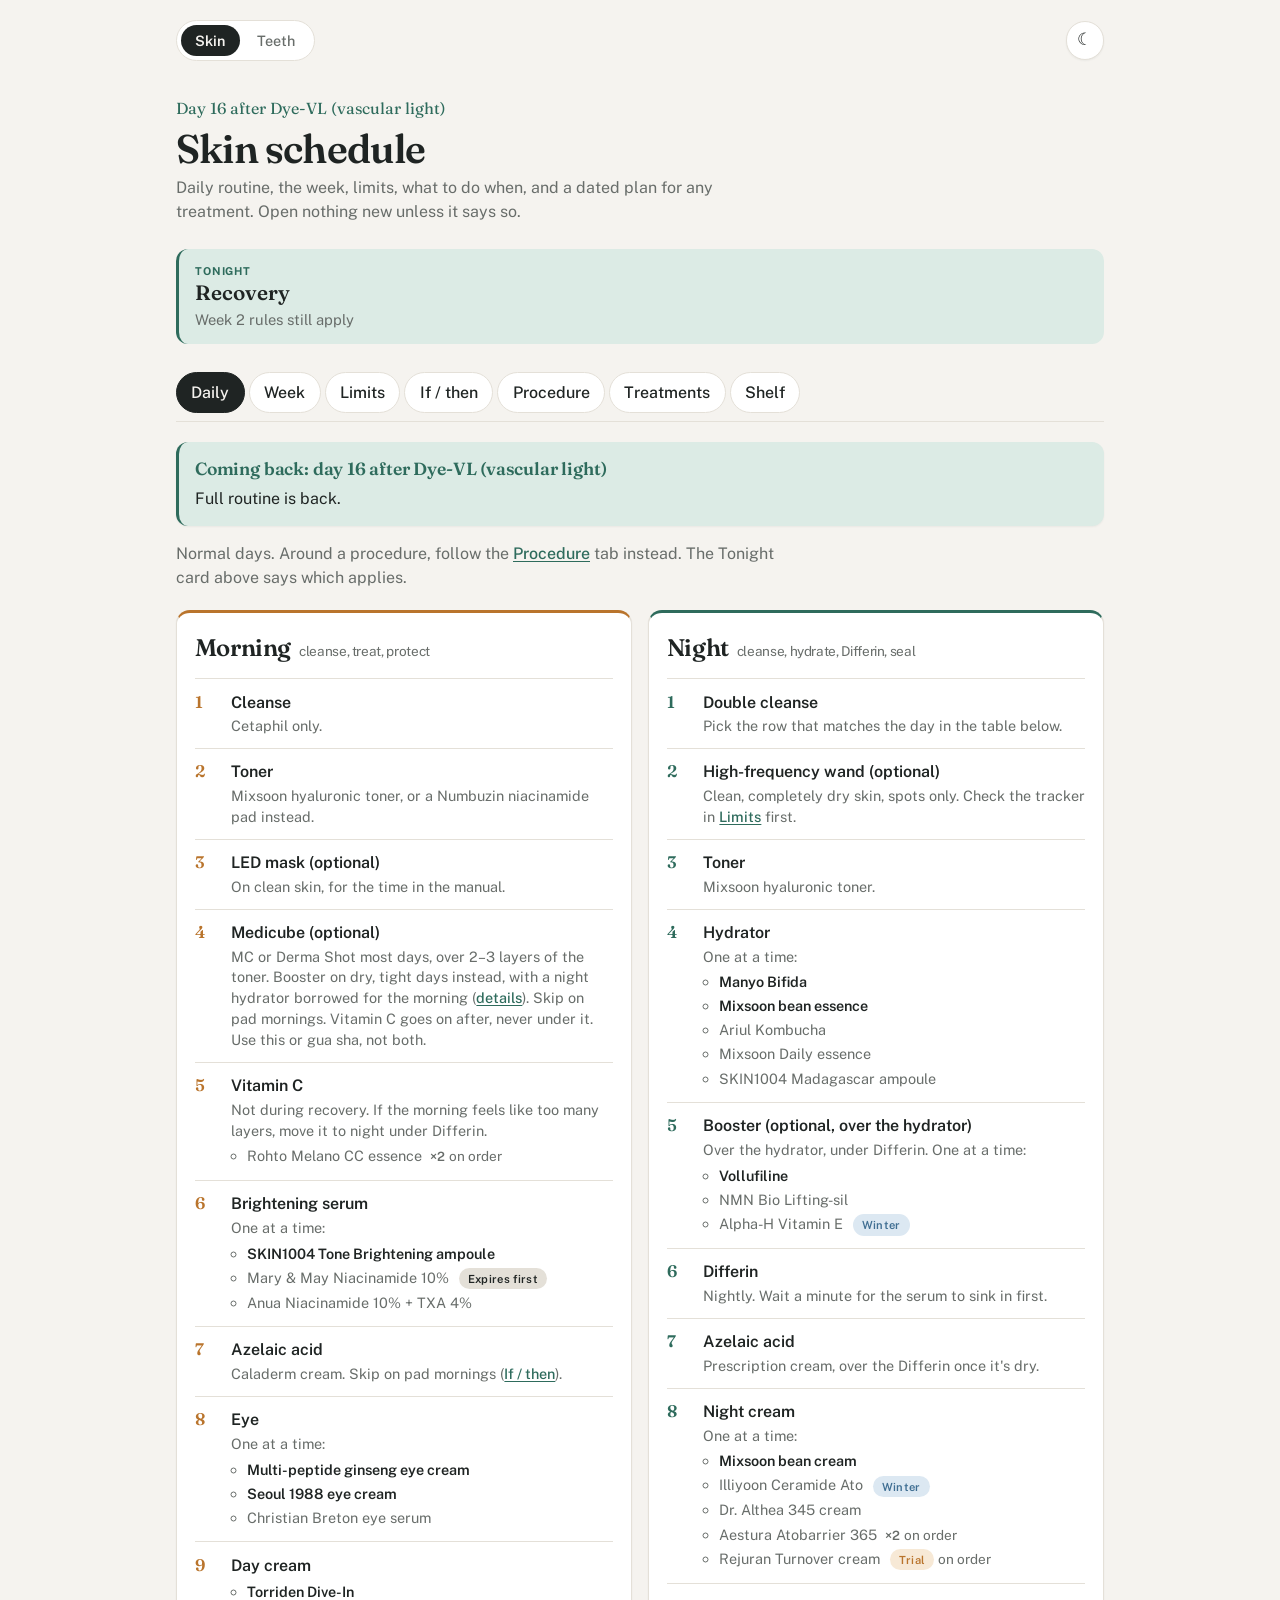
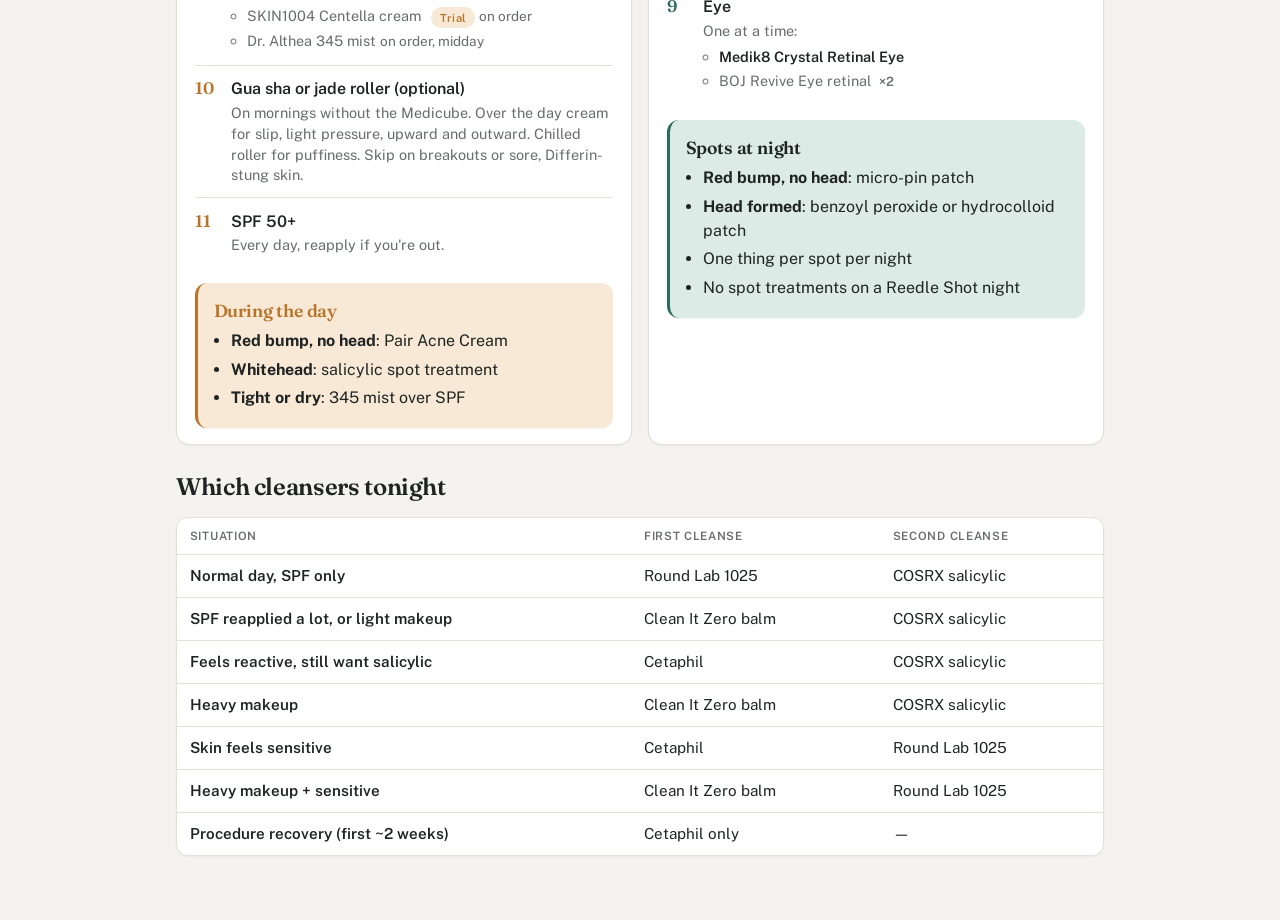
<file: index.html>
<!DOCTYPE html>
<html lang="en">
<head>
<meta charset="utf-8">
<meta name="robots" content="noindex">
<meta name="viewport" content="width=device-width, initial-scale=1, viewport-fit=cover">
<title>Skin schedule</title>
<link rel="preconnect" href="https://fonts.googleapis.com">
<link href="https://fonts.googleapis.com/css2?family=Fraunces:opsz,wght@9..144,400;9..144,600&family=Public+Sans:wght@400;500;600&display=swap" rel="stylesheet">
<link rel="stylesheet" href="style.css?v=13">
<link rel="manifest" href="manifest.webmanifest">
<link rel="icon" href="icon-192.png?v=5">
<link rel="apple-touch-icon" href="apple-touch-icon.png?v=5">
<meta name="theme-color" content="#0B0C0E">
<meta name="mobile-web-app-capable" content="yes">
<script src="app.js?v=4"></script>
</head>
<body>
<div class="wrap">
<div class="topbar"><nav class="pages" aria-label="Pages"><a href="./" aria-current="page">Skin</a><a href="teeth.html">Teeth</a></nav><button id="theme" class="themebtn" type="button" aria-label="Toggle theme">☾</button></div>
<header class="hero">
  <p class="count" id="count"></p>
  <h1>Skin schedule</h1>
  <p>Daily routine, the week, limits, what to do when, and a dated plan for any treatment. Open nothing new unless it says so.</p>
</header>
<div class="tonight" id="tonight" hidden><p class="lbl" id="tonight-lbl">Tonight</p><p class="what" id="tonight-what"></p><p class="sub" id="tonight-sub"></p><p class="dev" id="tonight-dev" hidden></p><p class="heads" id="tonight-heads" hidden></p></div>

<nav class="tabs" role="tablist" aria-label="Sections">
  <button role="tab" aria-selected="true" data-tab="daily">Daily</button>
  <button role="tab" aria-selected="false" data-tab="cal">Week</button>
  <button role="tab" aria-selected="false" data-tab="week">Limits</button>
  <button role="tab" aria-selected="false" data-tab="ifthen">If / then</button>
  <button role="tab" aria-selected="false" data-tab="proc">Procedure</button>
  <button role="tab" aria-selected="false" data-tab="treat">Treatments</button>
  <button role="tab" aria-selected="false" data-tab="inv">Shelf</button>
</nav>

<!-- DAILY -->
<section class="view active" id="daily">
<div class="note warn dailyban" id="dailyban" hidden></div>
<p class="lead">Normal days. Around a procedure, follow the <a class="go" data-tab="proc" href="#proc">Procedure</a> tab instead. The Tonight card above says which applies.</p>
<div class="day">
  <div class="col am">
    <h2>Morning <small>cleanse, treat, protect</small></h2>
    <ol class="steps">
      <li><div><b>Cleanse</b><span>Cetaphil only.</span></div></li>
      <li><div><b>Toner</b><span>Mixsoon hyaluronic toner, or a Numbuzin niacinamide pad instead.</span></div></li>
      <li><div><b>LED mask (optional)</b><span>On clean skin, for the time in the manual.</span></div></li>
      <li><div><b>Medicube (optional)</b><span>MC or Derma Shot most days, over 2–3 layers of the toner. Booster on dry, tight days instead, with a night hydrator borrowed for the morning (<a class="go" data-tab="week" href="#week">details</a>). Skip on pad mornings. Vitamin C goes on after, never under it. Use this or gua sha, not both.</span></div></li>
      <li><div><b>Vitamin C</b><span>Not during recovery. If the morning feels like too many layers, move it to night under Differin.<ul data-slot="Vitamin C"></ul></span></div></li>
      <li><div><b>Brightening serum</b><span>One at a time:<ul data-slot="Morning serum"></ul></span></div></li>
      <li><div><b>Azelaic acid</b><span>Caladerm cream. Skip on pad mornings (<a class="go" data-tab="ifthen" href="#ifthen">If / then</a>).</span></div></li>
      <li><div><b>Eye</b><span>One at a time:<ul data-slot="Eyes (day)"></ul></span></div></li>
      <li><div><b>Day cream</b><span><ul data-slot="Day cream"></ul></span></div></li>
      <li><div><b>Gua sha or jade roller (optional)</b><span>On mornings without the Medicube. Over the day cream for slip, light pressure, upward and outward. Chilled roller for puffiness. Skip on breakouts or sore, Differin-stung skin.</span></div></li>
      <li><div><b>SPF 50+</b><span>Every day, reapply if you're out.</span></div></li>
    </ol>
    <div class="note am">
      <h3>During the day</h3>
      <ul>
    <li><b>Red bump, no head</b>: Pair Acne Cream</li>
    <li><b>Whitehead</b>: salicylic spot treatment</li>
    <li><b>Tight or dry</b>: 345 mist over SPF</li>
  </ul>
    </div>
  </div>

  <div class="col pm">
    <h2>Night <small>cleanse, hydrate, Differin, seal</small></h2>
    <ol class="steps">
      <li><div><b>Double cleanse</b><span>Pick the row that matches the day in the table below.</span></div></li>
      <li><div><b>High-frequency wand (optional)</b><span>Clean, completely dry skin, spots only. Check the tracker in <a class="go" data-tab="week" href="#week">Limits</a> first.</span></div></li>
      <li><div><b>Toner</b><span>Mixsoon hyaluronic toner.</span></div></li>
      <li><div><b>Hydrator</b><span>One at a time:<ul data-slot="Night hydrator"></ul></span></div></li>
      <li><div><b>Booster (optional, over the hydrator)</b><span>Over the hydrator, under Differin. One at a time:<ul data-slot="Booster"></ul></span></div></li>
      <li><div><b>Differin</b><span>Nightly. Wait a minute for the serum to sink in first.</span></div></li>
      <li><div><b>Azelaic acid</b><span>Prescription cream, over the Differin once it's dry.</span></div></li>
      <li><div><b>Night cream</b><span>One at a time:<ul data-slot="Night cream"></ul></span></div></li>
      <li><div><b>Eye</b><span>One at a time:<ul data-slot="Eyes (night)"></ul></span></div></li>
    </ol>
    <div class="note pm">
      <h3>Spots at night</h3>
      <ul>
    <li><b>Red bump, no head</b>: micro-pin patch</li>
    <li><b>Head formed</b>: benzoyl peroxide or hydrocolloid patch</li>
    <li>One thing per spot per night</li>
    <li>No spot treatments on a Reedle Shot night</li>
  </ul>
    </div>
  </div>
</div>

<h2 style="margin-top:1.5rem">Which cleansers tonight</h2>
<div class="tbl">
<table>
<thead><tr><th>Situation</th><th>First cleanse</th><th>Second cleanse</th></tr></thead>
<tbody>
<tr><td><b>Normal day, SPF only</b></td><td>Round Lab 1025</td><td>COSRX salicylic</td></tr>
<tr><td><b>SPF reapplied a lot, or light makeup</b></td><td>Clean It Zero balm</td><td>COSRX salicylic</td></tr>
<tr><td><b>Feels reactive, still want salicylic</b></td><td>Cetaphil</td><td>COSRX salicylic</td></tr>
<tr><td><b>Heavy makeup</b></td><td>Clean It Zero balm</td><td>COSRX salicylic</td></tr>
<tr><td><b>Skin feels sensitive</b></td><td>Cetaphil</td><td>Round Lab 1025</td></tr>
<tr><td><b>Heavy makeup + sensitive</b></td><td>Clean It Zero balm</td><td>Round Lab 1025</td></tr>
<tr><td><b>Procedure recovery (first ~2 weeks)</b></td><td>Cetaphil only</td><td>&mdash;</td></tr>
</tbody>
</table>
</div>
</section>

<!-- CALENDAR -->
<section class="view" id="cal">
<ul class="lead" style="padding-left:1.1rem"><li>Differin every night</li><li>Wed and Sun are the default pad mornings, but any morning the skin asks counts (<a class="go" data-tab="ifthen" href="#ifthen">If / then</a>), within the <a class="go" data-tab="week" href="#week">Limits</a></li><li>Devices are a suggested rhythm, not a must: skip any day the skin isn't calm. What goes under each is on <a class="go" data-tab="week" href="#week">Limits</a></li><li>Nothing marked here during the procedure window</li></ul>
<div class="week">
  <div><h3>Mon</h3><ul><li>Standard</li></ul></div>
  <div><h3>Tue</h3><ul><li>Standard</li></ul></div>
  <div class="pad"><h3>Wed</h3><ul><li>Pad morning, if needed</li><li>No azelaic that morning</li></ul></div>
  <div><h3>Thu</h3><ul><li>Standard</li></ul></div>
  <div><h3>Fri</h3><ul><li>Standard</li><li>Sheet mask night</li></ul></div>
  <div class="reedle"><h3>Sat</h3><span>Optional Reedle night, no Differin:</span><ul><li>Toner</li><li>Reedle Shot 100</li><li>Hydrator</li><li>Cream</li></ul><span>Skip Sat night + Sun morning:</span><ul><li>Pads</li><li>Azelaic</li><li>Spot treatments</li></ul></div>
  <div class="pad"><h3>Sun</h3><ul><li>Pad morning, if needed</li><li>No azelaic that morning</li><li>Never after a Reedle night</li></ul></div>
</div>
</section>

<!-- WEEK -->
<section class="view" id="week">
<ul class="lead" style="padding-left:1.1rem"><li>Differin every night, that's fixed</li><li>Everything else below is a ceiling, not a target</li><li>None of it in the two weeks around a procedure</li></ul>
<div class="tracker" id="tracker"></div>
<div class="note">
  <h3>Combinations</h3>
  <ul>
    <li><b>One strong thing a day.</b> Pads, Reedle, the wand and Medicube Booster are the strong ones: never two on the same day</li>
    <li><b>Nothing pushed deeper.</b> Booster and Reedle only with hydrating products, never over Differin, azelaic, vitamin C, niacinamide 10%, TXA or acids</li>
    <li><b>After a strong thing, go gentle.</b> The rest of that day and the next morning: no azelaic, spot treatments or other devices except LED</li>
    <li><b>Differin is fixed, the rest flexes.</b> If the skin stings, drop the extras first, keep Differin, then drop Differin for a night if it still stings</li>
    <li><b>Calm, closed skin only.</b> No device or active on skin that is broken, peeling, sunburnt, swollen or freshly picked</li>
    <li><b>Around any treatment</b>, everything stops with the actives and comes back in the order on the <a class="go" data-tab="treat" href="#treat">Treatments</a> tab</li>
  </ul>
</div>
<div class="tbl">
<table>
<thead><tr><th>Thing</th><th>Limit</th><th>Rules</th></tr></thead>
<tbody>
<tr><td><b>Exfoliating pads</b><br><span class="muted">Some By Mi, later Medicube</span></td><td>2 a week</td><td><ul><li>Any morning the skin asks (<a class="go" data-tab="ifthen" href="#ifthen">If / then</a>)</li><li>At least 2 days apart</li><li>No azelaic that morning</li><li>Not the morning after Reedle</li></ul></td></tr>
<tr><td><b>Reedle Shot 100</b></td><td>1 a week</td><td><ul><li>Replaces Differin that night</li><li>Toner, Reedle, hydrator, cream</li><li>No azelaic, pads or spot treatments that night or next morning</li><li>No pad for 2 days after</li><li>No wand, Medicube or gua sha that night or next day</li></ul></td></tr>
<tr><td><b>Sheet masks</b></td><td>No limit</td><td><ul><li>After serum, before Differin</li><li>Not on a Reedle night</li></ul></td></tr>
<tr><td><b>Spot treatments</b></td><td>1 per spot per night</td><td><ul><li>Day: Pair or salicylic</li><li>Night: pin patch, BPO or hydrocolloid</li></ul></td></tr>
<tr><td><b>High-frequency wand</b><br><span class="muted">argon / neon</span></td><td>3 a week</td><td><ul><li>Clean, completely dry skin, before serums</li><li>A few seconds per spot, or 3–5 min over breakout areas</li><li>Nothing with alcohol on the skin first, it sparks</li><li>Not on a pad morning, a Reedle night or the day after Reedle</li><li>Not on broken, peeling, sunburnt or Differin-stung skin</li><li>Not over visible broken veins or a redness flare</li><li>Before Differin at night, once the skin is dry and calm</li><li>Not with a pacemaker or other implant, pregnancy, epilepsy, or metal in the face</li></ul></td></tr>
<tr><td><b>LED mask</b><br><span class="muted">mornings</span></td><td>As the manual says</td><td><ul><li>Clean skin, after toner, before the Medicube and serums</li><li>Eye protection if the manual says so</li><li>Fine alongside Differin; stop if it stings or flushes</li><li>Not with light-sensitising medication, or epilepsy if it flickers</li><li>Around a procedure: only if the clinic says so</li></ul></td></tr>
<tr><td><b>Medicube</b><br><span class="muted">Age-R Booster Pro, mornings</span></td><td>As the manual says</td><td><ul><li><b>MC and Derma Shot</b> (most days): over 2–3 layers of the hyaluronic toner or the gel, never on dry skin</li><li>Skip MC and Derma Shot on: injected or filled areas for 2 weeks after Botox or filler, active cysts or inflamed breakouts, broken, peeling or sunburnt skin</li><li><b>Booster</b> instead when the skin is dry, tight or dehydrated, with hydrating products only</li><li>Skip Booster when the skin stings, and never over Differin, azelaic, vitamin C, acids or pads: it pushes them deeper</li><li>No mode on a pad morning, after a Reedle night, or during a procedure window</li><li>Not with a pacemaker, pregnancy, epilepsy or metal in the face</li></ul></td></tr>
<tr><td><b>Gua sha / jade roller</b></td><td>Any day</td><td><ul><li>Over a cream or oil, never on dry skin</li><li>Light pressure, upward and outward</li><li>Not over active breakouts or picked spots</li><li>Not on a Reedle night or the morning after</li><li>Wash the tool after every use</li></ul></td></tr>
<tr><td><b>Numbuzin niacinamide pads</b></td><td>No limit</td><td><ul><li>It's a toner, use freely</li></ul></td></tr>
</tbody>
</table>
</div>
<h2 style="margin-top:1.5rem">What goes under each device</h2>
<p class="lead">Matched to when you use each one, so it only uses products from that part of the routine. After the device, carry on with the routine in order.</p>
<div class="tbl">
<table>
<thead><tr><th>Device</th><th>Put on first</th><th>Not under it</th></tr></thead>
<tbody>
<tr><td><b>LED mask</b><br><span class="muted">morning, after toner</span></td><td><ul><li>Nothing more: just the Mixsoon hyaluronic toner</li></ul></td><td><ul><li>Vitamin C, serums, creams, SPF: they all go on after</li></ul></td></tr>
<tr><td><b>Medicube MC or Derma Shot</b><br><span class="muted">morning, needs a wet, slippy layer</span></td><td><ul><li>2–3 layers of the Mixsoon hyaluronic toner, or the Medicube gel</li><li>Re-wet with the toner if it dries mid-session (or the Dr. Althea 345 mist once it arrives)</li></ul></td><td><ul><li>Rohto vitamin C and the brightening serums: they go on after</li><li>Caladerm and the day cream: too rich, they block the current</li></ul></td></tr>
<tr><td><b>Medicube Booster</b><br><span class="muted">morning, dry or tight days</span></td><td><ul><li>The hyaluronic toner, then one hydrator borrowed from the night shelf: Manyo Bifida or Mixsoon bean essence</li><li>SKIN1004 Madagascar ampoule on sensitive days</li></ul></td><td><ul><li>Rohto vitamin C, SKIN1004 brightening, Mary &amp; May or Anua niacinamide: Booster pushes them deeper</li><li>Caladerm, pads, any cream</li></ul></td></tr>
<tr><td><b>Gua sha / jade roller</b><br><span class="muted">morning, on days without the Medicube</span></td><td><ul><li>The day cream for slip: Torriden Dive-In, or SKIN1004 Centella cream</li><li>Add a little more if it drags</li></ul></td><td><ul><li>SPF: do it before, then SPF last</li><li>Oils: they make SPF slide</li></ul></td></tr>
<tr><td><b>High-frequency wand</b><br><span class="muted">night, after cleansing</span></td><td><ul><li>Nothing: clean, completely dry skin</li></ul></td><td><ul><li>Anything at all, especially with alcohol (it sparks)</li></ul></td></tr>
</tbody>
</table>
</div>
<div class="note pm">
  <h3>Doing them in the evening instead</h3>
  <ul>
    <li><b>LED mask:</b> after the toner, before the hydrator. Fine on Differin nights</li>
    <li><b>Medicube MC or Derma Shot:</b> over 2–3 layers of toner, or a generous layer of Mixsoon bean essence or Manyo Bifida. Then the rest of the routine; let the skin dry before Differin</li>
    <li><b>Medicube Booster:</b> this is where your night boosters fit best: Vollufiline or NMN Bio Lifting-sil, or Manyo Bifida, Mixsoon bean essence or the SKIN1004 Madagascar ampoule. Wait 10–15 minutes before Differin, and put a thin layer of night cream on first if the skin feels warm or tingly</li>
    <li><b>Gua sha / jade roller:</b> before Differin, over the hydrator with a little Mixsoon bean cream or a few drops of Alpha-H Vitamin E for slip. Let it sink in, then Differin. Never after Differin: it drags it towards the eyes and lips</li>
    <li><b>Not under any of them at night:</b> Differin, the prescription azelaic, BPO or spot treatments</li>
    <li>Moving a device to the evening doesn't add to the day: it's still one strong thing a day, and no Booster on a Reedle night</li>
  </ul>
</div>
</section>

<!-- IFTHEN -->
<section class="view" id="ifthen">
<ul class="lead" style="padding-left:1.1rem"><li>Read the skin, then pick the row</li><li>If nothing matches, change nothing</li></ul>
<div class="tbl">
<table>
<thead><tr><th>If</th><th>Then</th></tr></thead>
<tbody>
<tr><td><b>Rough, dull, or SPF sitting unevenly</b></td><td><ul><li>Some By Mi pad that morning, skip Caladerm</li><li>Within the 2-a-week limit</li></ul></td></tr>
<tr><td><b>Small closed bumps, forehead / chin / jaw</b></td><td><ul><li>Some By Mi pad that morning</li><li>Pair on the bumps during the day</li></ul></td></tr>
<tr><td><b>Blackheads, nose and chin look porey, oilier week</b></td><td><ul><li>Medicube pad that morning (once Some By Mi is finished)</li><li>Clean It Zero as first cleanse that night</li></ul></td></tr>
<tr><td><b>Red bump, no head</b></td><td><ul><li>Day: Pair</li><li>Night: micro-pin patch</li><li>Optional: a few seconds of the high-frequency wand first, if the tracker in <a class="go" data-tab="week" href="#week">Limits</a> says OK</li><li>Don't touch it</li></ul></td></tr>
<tr><td><b>Whitehead</b></td><td><ul><li>Day: salicylic spot</li><li>Night: BPO or hydrocolloid</li><li>Optional: a few seconds of the high-frequency wand before the patch, if the tracker in <a class="go" data-tab="week" href="#week">Limits</a> says OK</li></ul></td></tr>
<tr><td><b>Popped or picked</b></td><td><ul><li>Hydrocolloid patch only</li><li>No actives on it until closed</li></ul></td></tr>
<tr><td><b>Flaking, stinging, or red from Differin</b></td><td><ul><li>No pads, Reedle or spot treatments until it's gone</li><li>Skip night azelaic for 2–3 nights, keep Differin</li><li>Illiyoon over Differin, thicker layer</li><li>Cetaphil instead of COSRX for the second cleanse</li></ul></td></tr>
<tr><td><b>Tight or dry midday</b></td><td><ul><li>345 mist over SPF</li></ul></td></tr>
<tr><td><b>Dry week, cold weather, flight</b></td><td><ul><li>Illiyoon at night instead of the lighter cream</li><li>Hydrating sheet mask any night</li><li>Alpha-H Vitamin E as the booster</li></ul></td></tr>
<tr><td><b>New red mark after a spot</b></td><td><ul><li>Nothing extra on it, both azelaics and TXA already cover it</li><li>SPF on it every day, no sun</li><li>Don't exfoliate over it</li></ul></td></tr>
<tr><td><b>Sunburn or windburn</b></td><td><ul><li>Stop all actives 2–3 days</li><li>Hydrator, Illiyoon, SPF</li></ul></td></tr>
<tr><td><b>Eye area dry or Medik8 stinging</b></td><td><ul><li>Aestura or Illiyoon under the eyes that night</li><li>Medik8 every other night for a week</li></ul></td></tr>
<tr><td><b>Want to try Reedle Shot</b></td><td><ul><li>Pick a night with calm skin, not a pad day</li><li>See Limits for the rules</li></ul></td></tr>
<tr><td><b>Morning feels like too many layers</b></td><td><ul><li>Move vitamin C to night, under Differin</li><li>Keep the niacinamide serum in the morning</li></ul></td></tr>
<tr><td><b>Puffy or tired morning</b></td><td><ul><li>Medicube MC or Derma Shot over 2–3 layers of the toner</li><li>Or a chilled jade roller</li></ul></td></tr>
<tr><td><b>Dry, tight or dehydrated morning</b></td><td><ul><li>Medicube Booster instead of MC, over the toner and a night hydrator borrowed for the morning</li><li>No vitamin C under it</li></ul></td></tr>
<tr><td><b>Breaking out or stinging</b></td><td><ul><li>No Medicube today, any mode</li><li>LED mask is fine if it doesn't sting</li><li>Wand on the spots only if the tracker says OK</li></ul></td></tr>
<tr><td><b>Skin looks good</b></td><td><ul><li>Change nothing, open nothing</li></ul></td></tr>
</tbody>
</table>
</div>
</section>

<!-- PROCEDURE -->
<section class="view" id="proc">
<div class="picker plist">
  <h3>Your appointments</h3>
  <div id="plist"></div>
  <button type="button" class="padd" id="padd">+ Add a treatment</button>
</div>
<div class="note warn" id="pclash" hidden></div>
<ul class="lead" style="padding-left:1.1rem"><li>Dates are a plan; if the skin is still pink, tight or peeling, wait</li><li>The clinic's sheet beats this page</li><li>Nothing new gets opened unless a row says so</li></ul>
<button type="button" class="calbtn" id="ics">Add all of these to my calendar</button>
<div id="tlwrap"></div>
</section>

<!-- TREATMENTS -->
<section class="view" id="treat">
<p class="lead">General rules for each treatment, so the routine around it is already decided. The <a class="go" data-tab="proc" href="#proc">Procedure tab</a> has the dated plan for the one coming up.</p>

<div class="note">
  <h3>Rules that apply to all of them</h3>
  <ul>
    <li>One procedure at a time, 2+ weeks apart.</li>
    <li>No actives on skin that is open, peeling, swollen or pink.</li>
    <li>Strict SPF for 4 weeks after anything that resurfaces or heats.</li>
    <li>No picking, steam, sauna or hard workouts for 48 hours.</li>
    <li>Devices stop with the actives and come back in stages: LED once the skin has closed (earlier only if the clinic uses it), the jade roller when Differin restarts, gua sha, Medicube MC and Derma Shot when Differin is nightly, and Booster and the wand last, with the full routine. The <a class="go" data-tab="proc" href="#proc">Procedure</a> tab puts dates on it.</li>
    <li>Injectables (Botox, filler): no wand, Medicube, gua sha, roller or face pressure on the area for 2 weeks; LED is fine from the next day.</li>
    <li>Clinic instructions beat this page.</li>
  </ul>
</div>

<div class="tbl">
<table>
<thead><tr><th>Treatment</th><th>Before</th><th>After</th><th>Spacing</th></tr></thead>
<tbody>
<tr>
  <td><b>Botox</b><br><span class="muted">dynamic lines, eye area</span></td>
  <td>No skincare changes.</td>
  <td><ul><li>4 h: nothing on the sites, stay upright, no exercise</li><li>That night: skip Differin and eye retinal</li><li>Day 1: full routine</li><li>1 week: no facials, gua sha, face pressure</li></ul></td>
  <td>Two weeks clear of needling or laser, either side. Repeat every 3–4 months.</td>
</tr>
<tr>
  <td><b>Vascular laser (PDL / V-Beam)</b><br><span class="muted">the actual fix for PIE</span></td>
  <td><ul><li>2 weeks: no sun or self-tan</li><li>3–5 days: stop Differin, azelaic, pads, spot treatments</li></ul></td>
  <td><ul><li>Days 1–3: red, swollen (bruising 7–10 days if purpuric)</li><li>Cetaphil, hydrator, Illiyoon, SPF only</li><li>Day 3–5, no swelling: Differin alternate nights, then nightly</li><li>1 week: azelaic, pads</li><li>Cloth-wrapped ice the first evening</li></ul></td>
  <td>Usually 2–4 sessions, 4–6 weeks apart. Two to four weeks away from needling.</td>
</tr>
<tr>
  <td><b>Microneedling only</b><br><span class="muted">texture, scars</span></td>
  <td><ul><li>3–5 days: stop Differin, azelaic, pads, BPO, salicylic</li><li>Keep hydrator, cream, SPF</li></ul></td>
  <td><ul><li>Days 0–2: Cetaphil, clinic ointment or hydrator + Illiyoon, SPF</li><li>Day 2–3: Rejuran mask or cream</li><li>Day 4–5: Differin alternate nights; nightly by day 7</li><li>After day 7: pads, spot treatments</li><li>PDRN only counts right after needling, in clinic</li></ul></td>
  <td>4–6 weeks apart, usually 3–6 sessions. Two weeks clear of Botox.</td>
</tr>
<tr>
  <td><b>Microneedling + TCA</b><br><span class="muted">deeper scars</span></td>
  <td>Stop all actives 7 days before.</td>
  <td><ul><li>Days 3–7: peeling; pink to day 10</li><li>After peeling: Rejuran mask</li><li>Day 8–10: Differin alternate nights</li><li>Week 3: Differin nightly, azelaic</li><li>Week 4: everything</li><li>Dated version: <a class="go" data-tab="proc" href="#proc">Procedure tab</a></li></ul></td>
  <td>6–8 weeks apart. Two weeks clear of Botox, four of laser.</td>
</tr>
<tr>
  <td><b>Chemical peel alone</b><br><span class="muted">TCA, glycolic, mandelic</span></td>
  <td>Stop all actives 5–7 days before (3 days for a light peel).</td>
  <td><ul><li>Light: flaking 2–4 days, Differin back day 4–5</li><li>Medium TCA: same as needling + TCA</li><li>Until flaking stops: hydrator, Illiyoon, SPF</li></ul></td>
  <td>Light: every 2–4 weeks. Medium: 6–8 weeks. Not within 2 weeks of needling.</td>
</tr>
<tr>
  <td><b>Fractional laser (CO2 / erbium)</b><br><span class="muted">textured scars, if needling plateaus</span></td>
  <td><ul><li>7 days: stop all actives</li><li>Ask the clinic about priming with Differin first</li></ul></td>
  <td><ul><li>5–10 days downtime, grid marks, swelling</li><li>Clinic ointment only until healed over</li><li>Then: needling + TCA timeline</li><li>Day 10–14: Differin</li><li>4 weeks: strict sun avoidance</li></ul></td>
  <td>6–12 weeks apart. Four weeks clear of anything else.</td>
</tr>
<tr>
  <td><b>Sofwave</b><br><span class="muted">ultrasound tightening</span></td>
  <td>Stop Differin and other actives 3–5 days before. No sun or tan for 2 weeks. Spa or sauna only before, never after.</td>
  <td><ul><li>Pink or tender for a day or two</li><li>No saunas, hot yoga or heat for a week</li><li>Differin back once the skin is calm, usually day 3–5</li><li>Strict SPF</li></ul></td>
  <td>Results build over 3 months; usually once a year. Do it before injectables on the same day, and keep needling and lasers 2+ weeks clear.</td>
</tr>
<tr>
  <td><b>Rejuran Healer / Rejuran-i</b><br><span class="muted">PN skin booster; -i is the eye area</span></td>
  <td>Stop Differin and exfoliants 3–5 days before; eye retinal too for Rejuran-i. Ask about skipping alcohol, fish oil and ibuprofen for less bruising.</td>
  <td><ul><li>Small bumps for 1–3 days, sometimes bruising</li><li>No makeup for 24 hours, no sauna, alcohol or hard workouts for 2–3 days</li><li>No pressure, gua sha, roller or Medicube on the area for 2 weeks</li><li>Rejuran-i: no eye retinal or rubbing the eyes for a week</li></ul></td>
  <td>Usually 3 sessions 2–4 weeks apart, then maintenance. 2+ weeks clear of lasers and needling.</td>
</tr>
<tr>
  <td><b>Juvelook Volume</b><br><span class="muted">PDLLA + HA collagen stimulator</span></td>
  <td>Same as Rejuran: actives off 3–5 days before, bruising precautions if the clinic agrees.</td>
  <td><ul><li>Swelling and small lumps can last a few days</li><li>Massage only if the clinic tells you to; clinics differ</li><li>No Medicube, gua sha, roller, face pressure or heat on the area for 4 weeks</li><li>Results build over 2–3 months</li></ul></td>
  <td>Next session usually 4+ weeks later. Lasers, light treatments and needling 2–4 weeks clear.</td>
</tr>
<tr>
  <td><b>Dye-VL</b><br><span class="muted">vascular light, redness and PIE</span></td>
  <td>No sun or self-tan for 2 weeks. Stop Differin and actives 3 days before.</td>
  <td><ul><li>A little red or puffy for 1–2 days; small dark specks can appear, leave them</li><li>Cool compress, bland routine, nothing heated</li><li>Differin back every other night from day 3, nightly from week 2</li><li>SPF on the area every day</li></ul></td>
  <td>Usually 3–5 sessions about 4 weeks apart. 2+ weeks clear of injectables, Sofwave and needling.</td>
</tr>
<tr>
  <td><b>Reedle Shot at home</b><br><span class="muted">surface only</span></td>
  <td>Nothing special; not within 2 weeks of any procedure.</td>
  <td><ul><li>Hydrator and cream over it</li><li>No Differin, azelaic, pads, spot treatments that night or next morning</li><li>Prickles for a day</li></ul></td>
  <td>Once a week at most, Saturdays.</td>
</tr>
</tbody>
</table>
</div>

<div class="note">
  <h3>What goes on healing skin, in order of how early it's allowed</h3>
  <ol>
    <li>Clinic ointment, Cetaphil</li>
    <li>Plain hydrator + Illiyoon or Aestura</li>
    <li>Rejuran mask or cream, sheet masks</li>
    <li>Eye creams</li>
    <li>Differin</li>
    <li>Azelaic acid, brightening serums, vitamin C</li>
    <li>Boosters (Vollufiline, NMN, Alpha-H)</li>
    <li>Pads, spot treatments, Reedle Shot</li>
  </ol>
</div>

<div class="note">
  <h3>Which treatment for which problem</h3>
  <ul>
    <li><b>Red marks (PIE)</b>: vascular laser. Azelaic, niacinamide/TXA, SPF are the slow backup.</li>
    <li><b>Pitted / textured scars</b>: microneedling, then fractional laser if it plateaus.</li>
    <li><b>Eye line</b>: Botox. The retinal eye cream is already doing all a topical can.</li>
    <li><b>New pimples</b>: Pair and pin patches early, then hands off.</li>
  </ul>
</div>
</section>

<!-- INVENTORY -->
<section class="view" id="inv">
<ul class="lead" style="padding-left:1.1rem"><li>Edit on any item: Opened, Finished or Reseal, and its labels</li><li>A slot with nothing left (or only a running-low item) shows what to buy</li><li>One product per slot at a time</li><li>Saved on this device</li></ul>
<div class="note am" id="tobuy"></div>
<div class="inv">
  <div>
    <h3>Open now</h3>
    <div id="openlist"></div>
  </div>
  <div class="sealed">
    <h3>Sealed, don't open yet</h3>
    <div id="sealedlist"></div>
  </div>
</div>
<details class="done"><summary>Finished <span id="donecount"></span></summary><div id="donelist"></div></details>
<div class="addrow">
  <input type="text" id="addname" placeholder="Add a product" aria-label="Product name">
  <select id="addslot" aria-label="Slot"></select>
  <select id="addstatus" aria-label="Status"><option value="sealed">Sealed</option><option value="open">Open</option></select>
  <button type="button" id="addbtn">Add</button>
  <button type="button" id="resetbtn" class="quiet">Reset list</button>
</div>
</section>

</div>
<script>
(function(){
  var PLANS={
    tca:{name:'Microneedling + TCA',steps:[
      [-7,-7,'stop','Actives stop',['Last night of Differin tonight','From tomorrow: no Differin, both azelaics, vitamin C, pads, BPO, salicylic spot, Reedle','Keep: cleansers, toner, hydrator, Torriden, night cream, Medik8, SPF']],
      [-1,-1,'','Night before',['Cleanse, toner, hydrator, night cream','Skip Medik8 eye from tonight']],
      [0,0,'now','Procedure',['Only what the clinic applies and sends home','Nothing of yours tonight']],
      [1,2,'','Days 1–2, red and tight',['Cetaphil with cool water','Clinic ointment','SPF if outside','No serums, masks, makeup','Fresh pillowcase']],
      [3,5,'','Days 3–5, peeling',['Same as above','Thin layer of Manyo or bean essence under the ointment if tight','Don\'t pick or pull','SPF every time you go out']],
      [6,7,'go','Days 6–7, peeled, pink',['PDRN or hydrating sheet mask tonight','Hydrator, Illiyoon','Day eye cream around the eyes','SPF']],
      [8,10,'go','Days 8–10, no longer pink or tight',['Differin every other night, Illiyoon over it','Mornings: toner, hydrator, Torriden, SPF','Dr. Jart Cryo Firming any night']],
      [15,15,'go','Week 3',['Differin nightly','Both azelaics back','Brightening serum, vitamin C, boosters, Medik8 back','Normal cleansing table']],
      [22,22,'go','Week 4',['Pads, spot treatments, Reedle back','Full routine']]
    ],warn:['Strict sun until D+28: hat, shade, SPF reapplied','First 5 days: no hot water on the face, sauna, hard workouts','Open nothing new for recovery; a PDRN or hydrating mask on the first post-peel night is the only exception']},
    mn:{name:'Microneedling',steps:[
      [-4,-4,'stop','Actives stop',['Last night of Differin tonight','From tomorrow: no Differin, both azelaics, vitamin C, pads, BPO, salicylic, Reedle','Keep: hydrator, cream, SPF']],
      [0,0,'now','Procedure',['Clinic ointment or hydrator + Illiyoon','Cetaphil, SPF','PDRN only counts if the clinic applies it right after']],
      [1,2,'','Days 1–2',['Cetaphil, hydrator, Illiyoon, SPF','No actives, masks, makeup']],
      [3,3,'go','Day 3',['PDRN or hydrating mask','Sheet masks fine from here']],
      [4,6,'go','Days 4–6',['Differin every other night, Illiyoon over it','Mornings bland']],
      [7,7,'go','Week 2',['Differin nightly','Both azelaics, vitamin C, Medik8, pads, spot treatments back']],
      [14,14,'go','Week 3',['Reedle allowed again','Full routine']]
    ],warn:['Strict sun for 2 weeks','No sauna or hard workouts for 48 hours','Next session 4–6 weeks later; Botox 2+ weeks clear']},
    pdl:{name:'Vascular laser',steps:[
      [-14,-14,'stop','Two weeks out',['No sun, no self-tan from now']],
      [-4,-4,'stop','Actives stop',['Last night of Differin tonight','From tomorrow: no Differin, both azelaics, vitamin C, pads, spot treatments']],
      [0,0,'now','Laser',['Cloth-wrapped ice this evening','Cetaphil, hydrator, Illiyoon, SPF','No heat or exercise']],
      [1,3,'','Days 1–3, red and swollen',['Same bland routine','Bruising can last 7–10 days on purpuric settings','No exercise until swelling is gone']],
      [4,6,'go','Days 4–6, if no swelling',['Differin every other night','Mornings bland']],
      [7,7,'go','Week 2',['Differin nightly','Both azelaics, vitamin C, pads, Medik8 back','Full routine']],
      [28,28,'go','Week 5',['Earliest next session','Usually 2–4 sessions total']]
    ],warn:['SPF on the treated area every day for 4 weeks','If bruised, nothing but bland products on the bruise','Needling 2–4 weeks clear either side']},
    botox:{name:'Botox',steps:[
      [0,0,'now','Injection day',['4 hours: nothing on the sites, stay upright, no exercise','No rubbing','Tonight: skip Differin and Medik8']],
      [1,1,'go','Day 1',['Full routine, retinoids included']],
      [1,7,'','Week 1',['No facials, gua sha, eye roller, Medicube, wand or face pressure']],
      [14,14,'go','Two weeks',['Settled; needling or laser allowed from here']]
    ],warn:['No skincare changes beyond day 0','Repeat every 3–4 months if it works']},
    lpeel:{name:'Light peel',steps:[
      [-3,-3,'stop','Actives stop',['Last night of Differin tonight','From tomorrow: no Differin, azelaics, vitamin C, pads, spot treatments']],
      [0,0,'now','Peel',['Cetaphil, hydrator, Illiyoon, SPF only']],
      [1,4,'','Days 1–4, flaking',['Same bland routine','Don\'t pick']],
      [5,7,'go','Days 5–7',['Differin every other night']],
      [8,8,'go','Week 2',['Differin nightly','Azelaics, pads, Medik8 back']]
    ],warn:['SPF strictly for 2 weeks','Next light peel 2–4 weeks later','Not within 2 weeks of needling']},
    mpeel:{name:'Medium TCA peel',steps:[
      [-7,-7,'stop','Actives stop',['Last night of Differin tonight','From tomorrow: no Differin, azelaics, vitamin C, pads, BPO, salicylic, Reedle']],
      [0,0,'now','Peel',['Clinic ointment only tonight']],
      [1,2,'','Days 1–2, tight',['Cetaphil cool water, clinic ointment, SPF','No serums, masks, makeup']],
      [3,7,'','Days 3–7, peeling',['Same','Thin hydrator under the ointment if tight','Don\'t pull the peel']],
      [8,9,'go','Days 8–9, peeled',['PDRN or hydrating sheet mask','Hydrator, Illiyoon, day eye cream, SPF']],
      [10,12,'go','Days 10–12',['Differin every other night','Mornings bland']],
      [15,15,'go','Week 3',['Differin nightly','Azelaics, brightening serum, vitamin C, Medik8 back']],
      [22,22,'go','Week 4',['Pads, spot treatments, Reedle back']]
    ],warn:['Strict sun until D+28','No hot water, sauna, hard workouts for 5 days','Next medium peel 6–8 weeks later']},
    frax:{name:'Fractional laser',steps:[
      [-7,-7,'stop','Actives stop',['Last night of Differin tonight','From tomorrow: no Differin, azelaics, vitamin C, pads, BPO, salicylic, Reedle','Ask the clinic if they want Differin priming instead']],
      [0,0,'now','Laser',['Clinic ointment only','Nothing of yours']],
      [1,5,'','Days 1–5, grid marks and swelling',['Clinic ointment and Cetaphil only','SPF once the clinic says so','No makeup']],
      [6,10,'go','Days 6–10, healed over',['Hydrator, Illiyoon, PDRN or hydrating mask','Day eye cream','SPF every time out']],
      [10,14,'go','Days 10–14',['Differin every other night']],
      [21,21,'go','Week 4',['Differin nightly','Azelaics, vitamin C, Medik8, boosters back']],
      [28,28,'go','Week 5',['Pads, spot treatments, Reedle back','Full routine']]
    ],warn:['Strict sun avoidance until D+28, then careful for 3 months','4 weeks clear of anything else','Next session 6–12 weeks later']},
    seoul:{name:'Sofwave + Rejuran + Juvelook',inj:28,steps:[
      [-14,-14,'stop','Two weeks out',['No sun or tanning on the face from now','Nothing new opened from now']],
      [-4,-4,'stop','Actives stop',['Last night of Differin tonight','From tomorrow: no Differin, azelaics, vitamin C, pads, BPO, salicylic, Reedle, Medik8 eye retinal','Keep: cleansers, toner, hydrator, Torriden, night cream, SPF']],
      [-1,-1,'','Day before',['Ask the clinic about skipping alcohol, fish oil, ibuprofen and aspirin: less bruising','Spa or jjimjilbang only before the treatment, never after']],
      [0,0,'now','Clinic day',['Spa in the morning if you want it, then the clinic. Nothing heated afterwards','Usually Sofwave first, then Rejuran, Rejuran-i and Juvelook','No makeup for 24 hours','Tonight: Cetaphil with cool water, hydrator, Illiyoon, nothing else','Sleep on your back, head a little raised']],
      [1,3,'','Days 1–3, bumps and swelling',['Rejuran bumps settle in 1–3 days; swelling and small bruises are normal','No sauna, hot water on the face, alcohol or hard workouts','Cetaphil, toner, hydrator, Illiyoon, SPF','Massage the Juvelook areas only if the clinic told you to','Flying: drink plenty of water; a hydrating sheet mask is fine']],
      [4,6,'go','Days 4–6',['Differin every other night, Illiyoon over it','Mornings: toner, hydrator, Torriden, SPF','Medik8 eye retinal still off (Rejuran-i)']],
      [7,7,'go','Week 2',['Differin nightly','Both azelaics, vitamin C, brightening serum back','Medik8 eye retinal back']],
      [14,14,'go','Two weeks',['Pads and spot treatments back','Lasers, light treatments or needling allowed from here']],
      [28,28,'go','Four weeks',['Full routine','Juvelook keeps building for 2–3 months; a next session is usually 4+ weeks later']]
    ],warn:['Juvelook areas: no Medicube, gua sha, jade roller or face pressure for 4 weeks','Sofwave: no saunas, hot yoga or heat for a week, and strict SPF','Rejuran-i: no eye retinal or rubbing the eyes for a week','Lasers, light treatments and needling 2+ weeks clear']},
    dyevl:{name:'Dye-VL (vascular light)',steps:[
      [-14,-14,'stop','Two weeks out',['No sun or self-tan on the face from now']],
      [-3,-3,'stop','Actives stop',['Last night of Differin tonight','From tomorrow: no Differin, azelaics, vitamin C, pads, spot treatments']],
      [0,0,'now','Dye-VL',['Cool compress this evening','Cetaphil, hydrator, Illiyoon, SPF','Nothing heated, no exercise today']],
      [1,2,'','Days 1–2, a little red or puffy',['Same bland routine','Small dark specks or crusts can appear: leave them alone']],
      [3,6,'go','Days 3–6',['Differin every other night','Mornings bland, SPF']],
      [7,7,'go','Week 2',['Differin nightly','Azelaics, vitamin C, pads, Medik8 back','Full routine']],
      [28,28,'go','Week 5',['Earliest next session','Usually 3–5 sessions for redness and PIE']]
    ],warn:['SPF on the treated area every day','2+ weeks clear of injectables, Sofwave and needling either side']}
  };
  // Devices around any treatment, worked out from the plan's own milestones so a new plan gets them for free:
  //   stop with the actives; LED when the plan first says "go"; jade roller when Differin restarts;
  //   gua sha, MC and Derma Shot when Differin is nightly; Booster and the wand with the full routine (or the last step).
  //   Plans with no "Actives stop" step are treated as injectables: hands and devices off the area for 2 weeks.
  var DEV_OFF='Devices off from tomorrow too: wand, Medicube (all modes), gua sha, jade roller, LED';
  function addDeviceSteps(plan){
    var st=plan.steps;
    function at(day){for(var i=0;i<st.length;i++)if(st[i][0]===day)return st[i];return null}
    function add(day,txt){var x=at(day);if(x)x[4].push(txt);else{st.push([day,day,'go','Devices',[txt]]);st.sort(function(p,q){return p[0]-q[0]})}}
    function firstWith(re){for(var i=0;i<st.length;i++)if(st[i][0]>0&&st[i][4].some(function(t){return re.test(t)}))return st[i][0];return null}
    var stop=null;st.forEach(function(x){if(stop===null&&x[3]==='Actives stop')stop=x});
    if(!stop){
      add(0,'No wand, Medicube, gua sha or roller on the treated areas for 2 weeks');
      add(1,'LED mask fine from today');
      add(14,'Wand, Medicube, gua sha and roller back on the treated areas');
      return;
    }
    stop[4].push(DEV_OFF);
    var last=firstWith(/Full routine/i);if(last===null)last=st[st.length-1][0];
    var go=null;st.forEach(function(x){if(go===null&&x[0]>0&&x[2]==='go')go=x[0]});
    var roller=firstWith(/Differin every other night/i),full=firstWith(/Differin nightly/i);
    if(go===null)go=1;
    if(roller===null)roller=go;
    if(full===null)full=Math.max(roller,Math.round((roller+last)/2));
    if(plan.inj){roller=Math.max(roller,plan.inj);full=Math.max(full,plan.inj);last=Math.max(last,plan.inj)}
    add(go,'LED mask back, only if the clinic agrees');
    add(roller,'Jade roller back, light pressure');
    add(full,'Gua sha, Medicube MC and Derma Shot back');
    add(last,'Medicube Booster and the wand back');
  }
  Object.keys(PLANS).forEach(function(k){addDeviceSteps(PLANS[k])});
  var DAYS=['Sun','Mon','Tue','Wed','Thu','Fri','Sat'],MONS=['Jan','Feb','Mar','Apr','May','Jun','Jul','Aug','Sep','Oct','Nov','Dec'];
  function addDays(d,n){var x=new Date(d);x.setDate(x.getDate()+n);return x}
  function fmt(d){return DAYS[d.getDay()]+' '+d.getDate()+' '+MONS[d.getMonth()]}
  function fmtRange(a,b){if(a.getTime()===b.getTime())return fmt(a);return DAYS[a.getDay()]+' '+a.getDate()+(a.getMonth()===b.getMonth()?'':' '+MONS[a.getMonth()])+' – '+fmt(b)}
  function esc(t){return t.replace(/&/g,'&amp;').replace(/</g,'&lt;')}
  var procs=[],upcoming=null;
  function stopDayOf(plan){var d=0;plan.steps.forEach(function(x){if(x[3]==='Actives stop'&&!d)d=x[0]});return d}
  function pDate(v){var p=v.split('-');return new Date(+p[0],+p[1]-1,+p[2])}
  function span(plan){var st=plan.steps;return {first:st[0][0],last:Math.max(st[st.length-1][0],plan.inj||0)}}
  function saveProcs(){try{localStorage.setItem('skin-procs',JSON.stringify(procs))}catch(e){}}
  function render(){
    procs.sort(function(x,y){return x.d<y.d?-1:1});
    var t0=new Date().setHours(0,0,0,0);
    // appointment rows
    var opts=Object.keys(PLANS).map(function(k){return [k,PLANS[k].name]});
    document.getElementById('plist').innerHTML=procs.map(function(p,i){
      return '<div class="prow"><select data-i="'+i+'" data-f="t" aria-label="Treatment">'+opts.map(function(o){return '<option value="'+o[0]+'"'+(o[0]===p.t?' selected':'')+'>'+esc(o[1])+'</option>'}).join('')+'</select>'+
        '<input type="date" data-i="'+i+'" data-f="d" value="'+p.d+'" aria-label="Date"><button type="button" class="prm" data-rm="'+i+'" aria-label="Remove">×</button></div>';
    }).join('');
    // clashes: less than 2 weeks between treatments
    var clash=[];
    for(var i=1;i<procs.length;i++){var g=Math.round((pDate(procs[i].d)-pDate(procs[i-1].d))/86400000);
      if(g<14)clash.push(PLANS[procs[i-1].t].name+' ('+fmt(pDate(procs[i-1].d))+') and '+PLANS[procs[i].t].name+' ('+fmt(pDate(procs[i].d))+') are only '+g+' day'+(g===1?'':'s')+' apart. Your rule is 2+ weeks; check with the clinic')}
    var pc=document.getElementById('pclash');pc.hidden=!clash.length;
    pc.innerHTML=clash.length?'<h3>Too close together</h3><ul>'+clash.map(function(x){return '<li>'+esc(x)+'</li>'}).join('')+'</ul>':'';
    // one timeline per appointment
    var html='';
    procs.forEach(function(p){
      var plan=PLANS[p.t],D=pDate(p.d);
      html+='<h2 class="tlh">'+esc(plan.name)+' <small>'+fmt(D)+'</small></h2><ul class="tl">';
      plan.steps.forEach(function(st){
        var a=addDays(D,st[0]),b=addDays(D,st[1]);
        var rel=st[0]===0?'procedure':(st[0]<0?(-st[0])+' day'+(st[0]===-1?'':'s')+' before':'day'+(st[0]===st[1]?' '+st[0]:'s '+st[0]+'–'+st[1]));
        var cls=st[2]==='stop'?'stopd':(st[2]==='go'?'god':(st[2]==='now'?'now':''));
        var wcls=st[2]==='stop'?'when stop':(st[2]==='go'?'when go':'when');
        html+='<li class="'+cls+'"><div class="'+wcls+'">'+fmtRange(a,b)+'<small>'+esc(rel)+'</small></div><div class="what"><b>'+esc(st[3])+'</b><ul>'+st[4].map(function(x){return '<li>'+esc(x)+'</li>'}).join('')+'</ul></div></li>';
      });
      html+='</ul><div class="note warn"><h3>'+esc(plan.name)+'</h3><ul>'+plan.warn.map(function(x){return '<li>'+esc(x)+'</li>'}).join('')+'</ul></div>';
    });
    document.getElementById('tlwrap').innerHTML=html;
    // which appointment matters today: one whose window we're in (closest date wins), else the next one coming up
    cur=null;upcoming=null;var active=null,pre=null,next=null;
    procs.forEach(function(p){
      var plan=PLANS[p.t],D=pDate(p.d),rel=Math.round((t0-D)/86400000),sp=span(plan),c={plan:plan,D:D,rel:rel};
      if(rel>=sp.first&&rel<=sp.last){
        if(rel>=stopDayOf(plan)){if(!active||Math.abs(rel)<Math.abs(active.rel))active=c}
        else if(!pre||rel>pre.rel)pre=c;
      }
      if(rel<0&&(!next||-rel<-next.rel))next=c;
    });
    cur=active||pre||next;if(active&&pre)upcoming=pre;
    var cEl=document.getElementById('count');
    if(cur){var n=-cur.rel;cEl.textContent=n>0?cur.plan.name+' in '+n+' day'+(n===1?'':'s')+', '+fmt(cur.D):(n===0?cur.plan.name+' today':'Day '+(-n)+' after '+cur.plan.name)}
    else cEl.textContent='';
    tonight();
    tracker();
    dailyMarks();
    saveProcs();
  }
  var cur=null;
  function iso(d){return d.getFullYear()+'-'+('0'+(d.getMonth()+1)).slice(-2)+'-'+('0'+d.getDate()).slice(-2)}
  function today0(){var t=new Date();t.setHours(0,0,0,0);return t}
  function daysBetween(a,b){return Math.round((b-a)/86400000)}
  function parseIso(v){var p=v.split('-');return new Date(+p[0],+p[1]-1,+p[2])}

  // Pads and Reedle: log what was used, work out whether today is allowed from the Limits rules
  var log={pads:[],reedle:[],wand:[]};
  try{var L=JSON.parse(localStorage.getItem('skin-log'));if(L&&L.pads&&L.reedle){log=L;if(!log.wand)log.wand=[]}}catch(e){}
  function saveLog(){try{localStorage.setItem('skin-log',JSON.stringify(log))}catch(e){}}
  function ago(list){var t=today0(),best=null;list.forEach(function(v){var n=daysBetween(parseIso(v),t);if(n>=0&&(best===null||n<best))best=n});return best}
  function inLast7(list){var t=today0();return list.filter(function(v){var n=daysBetween(parseIso(v),t);return n>=0&&n<7}).length}
  function procBlock(){
    var t0=new Date().setHours(0,0,0,0),why=null;
    procs.forEach(function(p){
      if(why)return;
      var plan=PLANS[p.t],rel=Math.round((t0-pDate(p.d))/86400000),sp=span(plan),from=Math.min(sp.first,-14),to=Math.max(sp.last,14);
      if(rel>=from&&rel<to)why=rel<0?plan.name+' in '+(-rel)+' day'+(rel===-1?'':'s'):(rel===0?plan.name+' today':'still recovering from '+plan.name+' (back on day '+to+')');
    });
    return why;
  }
  function padStatus(){
    var why=procBlock();if(why)return {ok:false,why:why};
    var p=ago(log.pads),r=ago(log.reedle);
    if(p===0)return {ok:false,why:'already used one today',done:true};
    if(ago(log.wand)===0)return {ok:false,why:'wand used today'};
    if(r!==null&&r<=2)return {ok:false,why:r===0?'Reedle tonight':'Reedle '+(r===1?'last night':'2 nights ago')};
    if(p!==null&&p<2)return {ok:false,why:'last pad was yesterday'};
    if(inLast7(log.pads)>=2)return {ok:false,why:'2 already in the last 7 days'};
    return {ok:true};
  }
  function reedleStatus(){
    var why=procBlock();if(why)return {ok:false,why:why};
    var r=ago(log.reedle),p=ago(log.pads);
    if(r===0)return {ok:false,why:'done tonight',done:true};
    if(inLast7(log.reedle)>=1)return {ok:false,why:'already one in the last 7 days'};
    if(p===0)return {ok:false,why:'pad this morning'};
    if(ago(log.wand)===0)return {ok:false,why:'wand used today'};
    return {ok:true};
  }
  function wandStatus(){
    var why=procBlock();if(why)return {ok:false,why:why};
    var w=ago(log.wand),r=ago(log.reedle);
    if(w===0)return {ok:false,why:'used today',done:true};
    if(ago(log.pads)===0)return {ok:false,why:'pad this morning'};
    if(r!==null&&r<=1)return {ok:false,why:r===0?'Reedle tonight':'Reedle last night'};
    if(inLast7(log.wand)>=3)return {ok:false,why:'3 already in the last 7 days'};
    return {ok:true};
  }
  function tracker(){
    var el=document.getElementById('tracker');if(!el)return;
    var ps=padStatus(),rs=reedleStatus();
    function row(name,st,key,btn){
      var cls=st.ok?'ok':(st.done?'done':'no');
      var txt=st.ok?'OK today':(st.done?'Logged today':'Not today: '+st.why);
      var recent=log[key].slice().sort().reverse().slice(0,3).map(function(v){return fmt(parseIso(v))}).join(', ');
      return '<div class="trow"><div><b>'+name+'</b><span class="st '+cls+'">'+txt+'</span>'+(recent?'<small>Last: '+recent+'</small>':'')+'</div>'+
        (st.done?'<button type="button" data-undo="'+key+'">Undo</button>':'<button type="button" data-log="'+key+'"'+(st.ok?'':' class="quiet"')+'>'+btn+'</button>')+'</div>';
    }
    el.innerHTML='<h3>Pads, Reedle and wand</h3>'+row('Exfoliating pad',ps,'pads','Used one today')+row('Reedle Shot',rs,'reedle','Did it tonight')+row('High-frequency wand',wandStatus(),'wand','Used it today')+'<p class="tnote">Only ever on calm, unbroken skin, whatever this says.</p>';
  }
  document.addEventListener('click',function(e){
    var b=e.target.closest('[data-log],[data-undo]');if(!b)return;
    var t=iso(today0());
    if(b.dataset.log){var k=b.dataset.log;if(log[k].indexOf(t)<0)log[k].push(t)}
    else{var k2=b.dataset.undo;log[k2]=log[k2].filter(function(v){return v!==t})}
    log.pads=log.pads.slice(-30);log.reedle=log.reedle.slice(-30);log.wand=log.wand.slice(-30);
    saveLog();tracker();tonight();
  });

  // Suggested device rhythm per weekday (0 = Sun), with what goes under each
  var UNDER={LED:'after toner',MC:'over 2–3 layers of toner','Derma Shot':'over 2–3 layers of toner',Booster:'toner + Manyo Bifida or bean essence','Gua sha':'over the day cream','Jade roller':'chilled, over the day cream',Wand:'spots only, clean dry skin'};
  var DEV_WEEK=[
    {am:['LED'],note:'No Medicube or gua sha: pad morning, and the day after a Reedle night'},
    {am:['LED','MC'],pm:['Wand']},
    {am:['LED','Derma Shot'],pm:['Wand']},
    {am:['LED'],note:'No Medicube on a pad morning. Chilled jade roller if you skip the pad'},
    {am:['LED','MC'],pm:['Wand']},
    {am:['LED','Derma Shot'],note:'Booster instead if the skin is dry or tight'},
    {am:['LED','MC'],note:'No Booster or wand today if it\'s a Reedle night'}
  ];
  function devText(list){return list.map(function(d){return d+' ('+UNDER[d]+')'}).join(', ')}
  function devHtml(list){return list.map(function(d){return '<span class="chip">'+d+'<em>'+UNDER[d]+'</em></span>'}).join('')}
  (function(){
    var NAMES=['Sun','Mon','Tue','Wed','Thu','Fri','Sat'];
    document.querySelectorAll('#cal .week>div').forEach(function(card){
      var i=NAMES.indexOf(card.querySelector('h3').textContent.trim().slice(0,3));if(i<0)return;
      var d=DEV_WEEK[i],h='<div class="dev"><b>Devices</b><span class="when">Morning</span>'+devHtml(d.am);
      if(d.pm)h+='<span class="when">Night</span>'+devHtml(d.pm);
      if(d.note)h+='<small>'+d.note+'</small>';
      card.insertAdjacentHTML('beforeend',h+'</div>');
    });
  })();

  // Daily tab: while actives are paused for an appointment, mark the steps that are off and when each comes back
  var DAILY=[
    {col:'am',title:'Vitamin C',re:/vitamin C/i},
    {col:'am',title:'Brightening serum',re:/brightening serum/i},
    {col:'am',title:'Azelaic acid',re:/azelaic/i},
    {col:'am',title:'LED mask (optional)',re:/LED/},
    {col:'am',title:'Medicube (optional)',re:/Medicube|MC and Derma/},
    {col:'am',title:'Gua sha or jade roller (optional)',re:/gua sha|jade roller/i,part:/^Jade roller/i,partTxt:'Jade roller only for now, no gua sha'},
    {col:'pm',title:'High-frequency wand (optional)',re:/wand/i},
    {col:'pm',title:'Booster (optional, over the hydrator)',re:/booster/i,also:/Booster and the wand/},
    {col:'pm',title:'Differin',re:/Differin/},
    {col:'pm',title:'Azelaic acid',re:/azelaic/i},
    {col:'pm',title:'Eye',re:/Medik8/i}
  ];
  var BACK=/back|nightly|every other night|fine from today|Full routine/i;
  function dailyMarks(){
    var ban=document.getElementById('dailyban');if(!ban)return;
    document.querySelectorAll('#daily ol.steps>li').forEach(function(li){li.classList.remove('paused','partly');var t=li.querySelector('.ptag');if(t)t.remove()});
    if(!cur){ban.hidden=true;return}
    var plan=cur.plan,rel=cur.rel,st=plan.steps,sp=span(plan),stopDay=stopDayOf(plan);
    if(rel<sp.first||rel>sp.last){ban.hidden=true;return}
    if(rel<=stopDay){
      var left=stopDay-rel;
      ban.classList.add('warn');ban.classList.remove('pm');
      ban.innerHTML='<h3>'+(left===0?'Last night of Differin tonight':'Actives stop '+fmt(addDays(cur.D,stopDay))+', in '+left+' day'+(left===1?'':'s'))+'</h3><p>'+esc(plan.name)+' on '+fmt(cur.D)+'. Until then, the routine below as normal.</p>';
      ban.hidden=false;return;
    }
    var full=st.some(function(x){return x[0]>stopDay&&x[0]<=rel&&x[4].some(function(b){return /Full routine/i.test(b)})});
    var pausedN=0;
    DAILY.forEach(function(it){
      var li=null;document.querySelectorAll('#daily .col.'+it.col+' ol.steps>li').forEach(function(x){var b=x.querySelector('b');if(b&&b.textContent.trim()===it.title)li=x});
      if(!li||full)return;
      var on=null,ret=null;
      st.forEach(function(x){if(x[0]<=stopDay)return;x[4].forEach(function(b){
        if((it.re.test(b)||(it.also&&it.also.test(b)))&&BACK.test(b)){if(x[0]<=rel)on=b;else if(!ret)ret=x[0]}})});
      var part=on&&it.part&&it.part.test(on);
      if(on&&!part&&!/every other night/i.test(on))return;
      var tag=document.createElement('span');tag.className='ptag';
      if(on){li.classList.add('partly');tag.textContent=part?it.partTxt:'Every other night for now';}
      else{li.classList.add('paused');pausedN++;tag.textContent=ret!==null?'Paused until '+fmt(addDays(cur.D,ret)):'Paused for now'}
      li.querySelector('div').appendChild(tag);
    });
    var phase=null;st.forEach(function(x){if(x[0]<=rel)phase=x});
    var goBack=!!phase&&phase[2]==='go';ban.classList.toggle('warn',!goBack);ban.classList.toggle('pm',goBack);
    ban.innerHTML='<h3>'+(rel<0?'Actives paused':rel===0?esc(plan.name)+' today':(goBack?'Coming back: ':'Recovering: ')+'day '+rel+' after '+esc(plan.name))+'</h3><p>'+
      (rel===0?'Only what the clinic applies and sends home.':full?'Full routine is back.':pausedN?'Steps marked below are off for now, with the date each one comes back. The <a class="go" data-tab="proc" href="#proc">Procedure</a> tab has the full plan.':'Everything below is back.')+'</p>';
    ban.hidden=false;
  }

  // Morning / Tonight card: the procedure plan while inside its window, otherwise the normal week
  var WEEK_NIGHT=[
    ['Standard night','Differin, then the prescription azelaic once it\'s dry'],
    ['Standard night','Differin, then the prescription azelaic once it\'s dry'],
    ['Standard night','Differin, then the prescription azelaic once it\'s dry'],
    ['Standard night','Differin and azelaic. Tomorrow is a pad morning if the skin asks'],
    ['Standard night','Differin, then the prescription azelaic once it\'s dry'],
    ['Standard night + sheet mask','Mask after the serum, before Differin'],
    ['Optional Reedle night','If yes: toner, Reedle Shot, hydrator, cream, no Differin. If not, a standard night']
  ];
  var MORNING='Cetaphil, toner, vitamin C, brightening serum, Caladerm, eye, day cream, SPF 50+';
  var BLAND='Keep it bland: cleanse, toner, hydrator, day cream, SPF';
  function tonight(){
    var box=document.getElementById('tonight');if(!box||!cur)return;
    var morning=new Date().getHours()<12,plan=cur.plan,rel=cur.rel;
    var st=plan.steps,first=st[0][0],last=st[st.length-1][0],what,sub,day=new Date().getDay();
    document.getElementById('tonight-lbl').textContent=morning?'This morning':'Tonight';
    // Before the actives-stop day the routine is normal, with a red heads-up; the card turns red from that evening
    var stopDay=stopDayOf(plan),heads='';
    var inWin=rel>=first&&rel<=last,stopped=inWin&&(rel>stopDay||(rel===stopDay&&!morning));
    if(inWin&&!stopped){
      var left=stopDay-rel,today=null;st.forEach(function(x){if(rel>=x[0]&&rel<=x[1]&&x[0]!==stopDay)today=x});
      heads=left===0?'Last night of Differin tonight: actives stop from tomorrow, for '+plan.name:
        'Actives stop '+fmt(addDays(cur.D,stopDay))+', in '+left+' day'+(left===1?'':'s')+', for '+plan.name+' on '+fmt(cur.D);
      if(today)heads+='. '+today[3]+': '+today[4][0];
    }
    if(upcoming){var us=stopDayOf(upcoming.plan),ul=us-upcoming.rel;
      heads=(heads?heads+'. ':'')+(ul===0?'Last night of Differin tonight for '+upcoming.plan.name:'Actives stop '+fmt(addDays(upcoming.D,us))+', in '+ul+' day'+(ul===1?'':'s')+', for '+upcoming.plan.name+' on '+fmt(upcoming.D))}
    if(stopped){
      var c=null,prev=null;
      st.forEach(function(x){if(rel>=x[0]&&rel<=x[1])c=x;if(x[0]<=rel)prev=x});
      if(c){what=c[3];sub=c[4][0]}
      else if(rel<0){what='Procedure prep';sub='Actives stay paused. Cleansers, toner, hydrator, night cream, SPF only'}
      else{what='Recovery';sub=prev[3]+' rules still apply'}
      if(morning){
        var m=(c||prev)[4].filter(function(x){return /^Mornings/.test(x)})[0];
        var back=st.some(function(x){return x[0]>0&&x[0]<=rel&&x[4].some(function(b){return /vitamin C.*back|Full routine/i.test(b)})});
        sub=m||(back?MORNING:BLAND);
      }
      box.classList.add('proc');
      box.classList.toggle('back',((c||prev)||[])[2]==='go');
    }else{
      box.classList.remove('proc','back');
      if(morning){
        var ps=padStatus(),padDay=(day===3||day===0);
        what=padDay?'Pad morning, if the skin asks':'Standard morning';
        sub=MORNING+(padDay?(ps.ok?'. Pad: OK today, skip Caladerm if you use one':(ps.done?'. Pad logged, no Caladerm':'. Pad: not today, '+ps.why)):'');
      }else{
        var w=WEEK_NIGHT[day];what=w[0];sub=w[1];
        if(day===6){var rs=reedleStatus();if(!rs.ok&&!rs.done)sub='Reedle not tonight ('+rs.why+'). Standard night'}
      }
    }
    document.getElementById('tonight-what').textContent=what;
    document.getElementById('tonight-sub').textContent=sub;
    var hd=document.getElementById('tonight-heads');hd.textContent=heads;hd.hidden=!heads;
    var dl=document.getElementById('tonight-dev'),dw=DEV_WEEK[day],dv=null;
    if(!box.classList.contains('proc'))dv=morning?dw.am:dw.pm;
    if(dv&&dv.length){dl.textContent='Devices: '+devText(dv)+(morning&&dw.note?'. '+dw.note:'');dl.hidden=false}else dl.hidden=true;
    box.hidden=false;
  }

  // Calendar: the dated plan as an .ics file, one all-day event per step
  document.getElementById('ics').addEventListener('click',function(){
    if(!procs.length)return;
    function d8(d){return iso(d).replace(/-/g,'')}
    function txt(t){return t.replace(/\\/g,'\\\\').replace(/,/g,'\\,').replace(/;/g,'\;').replace(/\n/g,'\\n')}
    var stamp=new Date().toISOString().replace(/[-:]/g,'').replace(/\.\d+/,'');
    var out=['BEGIN:VCALENDAR','VERSION:2.0','PRODID:-//selfcare//skin plan//EN','CALSCALE:GREGORIAN'];
    procs.forEach(function(p){var plan=PLANS[p.t],D=pDate(p.d);
    plan.steps.forEach(function(st,i){
      var a=addDays(D,st[0]),b=addDays(D,st[1]+1);
      out.push('BEGIN:VEVENT','UID:'+p.t+'-'+d8(D)+'-'+i+'@selfcare','DTSTAMP:'+stamp,
        'DTSTART;VALUE=DATE:'+d8(a),'DTEND;VALUE=DATE:'+d8(b),
        'SUMMARY:'+txt('Skin: '+st[3]+(st[0]===0?'':' ('+plan.name+')')),'DESCRIPTION:'+txt(st[4].join('\n')),
        'BEGIN:VALARM','ACTION:DISPLAY','DESCRIPTION:'+txt(st[3]),'TRIGGER:PT9H','END:VALARM','END:VEVENT');
    });});
    out.push('END:VCALENDAR');
    var blob=new Blob([out.join('\r\n')],{type:'text/calendar'}),a=document.createElement('a');
    a.href=URL.createObjectURL(blob);a.download='skin-treatments.ics';
    document.body.appendChild(a);a.click();setTimeout(function(){URL.revokeObjectURL(a.href);a.remove()},500);
  });
  try{procs=JSON.parse(localStorage.getItem('skin-procs'))||[]}catch(e){procs=[]}
  procs=(procs||[]).filter(function(p){return p&&PLANS[p.t]&&/^\d{4}-\d\d-\d\d$/.test(p.d)});
  if(!procs.length)procs=[{t:'seoul',d:'2026-11-05'},{t:'dyevl',d:'2026-11-18'},{t:'tca',d:'2026-12-18'}];
  var plistEl=document.getElementById('plist');
  plistEl.addEventListener('change',function(e){var el=e.target,i=+el.dataset.i;if(!procs[i])return;
    if(el.dataset.f==='t')procs[i].t=el.value;else if(el.value)procs[i].d=el.value;render()});
  plistEl.addEventListener('click',function(e){var b=e.target.closest('[data-rm]');if(!b)return;procs.splice(+b.dataset.rm,1);render()});
  document.getElementById('padd').addEventListener('click',function(){var d=addDays(new Date(),28);procs.push({t:'tca',d:iso(d)});render()});
  render();

  /* inventory */
  var SLOTS=['Cleansers','Toner & pads','Vitamin C','Morning serum','Treatments','Night hydrator','Booster','Day cream','Night cream','Eyes (day)','Eyes (night)','Masks','SPF','Tools','Other'];
  var DEFAULT_INV=[
    ['Cetaphil','Cleansers','open',''],['COSRX salicylic cleanser','Cleansers','open',''],['Round Lab 1025 cleanser','Cleansers','open',''],['Clean It Zero balm','Cleansers','open',''],
    ['Mixsoon hyaluronic toner','Toner & pads','open',''],['Numbuzin niacinamide pads','Toner & pads','open','any morning'],['Some By Mi AHA/BHA/PHA pads','Toner & pads','open','when the skin asks'],['Medicube Zero Pore pads','Toner & pads','sealed',''],
    ['Rohto Melano CC essence','Vitamin C','sealed','on order',2],
    ['SKIN1004 Tone Brightening ampoule','Morning serum','open',''],['Mary & May Niacinamide 10%','Morning serum','sealed','expires first'],['Anua Niacinamide 10% + TXA 4%','Morning serum','sealed',''],
    ['Caladerm azelaic (day)','Treatments','open',''],['Azelaic acid (night)','Treatments','open','prescription'],['Differin','Treatments','open','nightly, prescription'],['Salicylic spot treatment','Treatments','open','day'],['Benzoyl peroxide','Treatments','open','night'],['Reedle Shot 100','Treatments','sealed','Saturdays, after recovery'],['LION Pair Acne Cream','Treatments','sealed','on order, day spots'],['Some By Mi micro-pin patches','Treatments','sealed','on order, night spots'],
    ['Manyo Bifida','Night hydrator','open',''],['Mixsoon bean essence','Night hydrator','open',''],['Ariul Kombucha','Night hydrator','sealed',''],['Mixsoon Daily essence','Night hydrator','sealed',''],['SKIN1004 Madagascar ampoule','Night hydrator','sealed',''],
    ['Vollufiline','Booster','open',''],['NMN Bio Lifting-sil','Booster','sealed',''],['Alpha-H Vitamin E','Booster','sealed','cold months'],
    ['Torriden Dive-In','Day cream','open',''],['SKIN1004 Centella cream','Day cream','sealed','on order, trial for PIE'],['Dr. Althea 345 mist','Day cream','sealed','on order, midday'],
    ['Mixsoon bean cream','Night cream','open',''],['Illiyoon Ceramide Ato','Night cream','sealed','winter'],['Dr. Althea 345 cream','Night cream','sealed',''],['Aestura Atobarrier 365','Night cream','sealed','on order',2],['Rejuran Turnover cream','Night cream','sealed','on order, trial'],
    ['Multi-peptide ginseng eye cream','Eyes (day)','open','finishing'],['Seoul 1988 eye cream','Eyes (day)','open',''],['Christian Breton eye serum','Eyes (day)','sealed',''],['Medik8 Crystal Retinal Eye','Eyes (night)','open',''],['BOJ Revive Eye retinal','Eyes (night)','sealed','',2],
    ['Rejuran Turnover mask','Masks','sealed','recovery, first post-peel night'],['Dr. Jart Cryo Firming','Masks','sealed','recovery, week two'],['Hyaluronic / moisturising sheet masks','Masks','open','any night'],
    ['SPF 50+','SPF','open','',6]
  ];
  var inv=null;
  try{inv=JSON.parse(localStorage.getItem('skin-inv9'))}catch(e){}
  function fromDefault(){return DEFAULT_INV.map(function(r,i){return {id:'d'+i,name:r[0],slot:r[1],status:r[2],note:r[3],qty:r[4]||1}})}
  if(!inv||!inv.length)inv=fromDefault();
  var TOOLS=[['High-frequency wand','spots, check Limits'],['Medicube Age-R Booster Pro','mornings: MC or Derma Shot, Booster on dry days'],['LED mask','mornings, clean skin'],['Gua sha','over cream, light pressure'],['Jade roller','chilled for puffiness']];
  var hadTools=false;try{hadTools=localStorage.getItem('skin-tools-added')==='1'}catch(e){}
  if(!hadTools){
    TOOLS.forEach(function(t,i){if(!inv.some(function(it){return it.name===t[0]}))inv.push({id:'t'+i,name:t[0],slot:'Tools',status:'open',note:t[1],qty:1})});
    try{localStorage.setItem('skin-tools-added','1');localStorage.setItem('skin-inv9',JSON.stringify(inv))}catch(e){}
  }
  inv.forEach(function(it){if(!it.qty)it.qty=1});
  inv.forEach(function(it){if(it.slot==='Eyes')it.slot=/medik8|boj|retin/i.test(it.name)?'Eyes (night)':'Eyes (day)'});
  var SUGGEST={
    'Cleansers':'Round Lab 1025 Dokdo cleanser, COSRX salicylic cleanser',
    'Toner & pads':'Numbuzin niacinamide pads; exfoliating pads are optional',
    'Vitamin C':'Rohto Melano CC essence',
    'Morning serum':'Anua Niacinamide 10% + TXA 4%',
    'Treatments':'Differin and azelaic via prescription; Pair Acne Cream for spots',
    'Night hydrator':'Beauty of Joseon Revive serum or Mixsoon Bean Essence',
    'Booster':'Optional, nothing needed',
    'Day cream':'Torriden Dive-In or SKIN1004 Centella cream',
    'Night cream':'Aestura Atobarrier 365 (Illiyoon for cold months)',
    'Eyes (day)':'Aestura under the eyes works; a separate product is optional',
    'Eyes (night)':'Medik8 Crystal Retinal Ceramide Eye',
    'Masks':'Any hydrating sheet mask; optional',
    'SPF':'Rebuy your SPF 50+',
    'Tools':'',
    'Other':''
  };
  var TAGS={low:'Running low',winter:'Winter',trial:'Trial',prescription:'Prescription',recovery:'Recovery only',expires:'Expires first'};
  var TAGRX={low:/^$/,winter:/winter|cold months/i,trial:/trial/i,prescription:/prescription/i,recovery:/recovery|post-peel/i,expires:/expires first/i};
  function deriveTags(it){
    if(it.tags)return;
    it.tags=[];
    Object.keys(TAGRX).forEach(function(k){if(k!=='low'&&TAGRX[k].test(it.note||''))it.tags.push(k)});
    if(it.status==='low'){it.status='open';it.tags.push('low')}
    it.note=(it.note||'').replace(/\b(winter|cold months|trial(?: for PIE)?|prescription|recovery|expires first)\b/gi,'').replace(/^[,\s]+|[,\s]+$/g,'').replace(/,\s*,/g,',').replace(/\s{2,}/g,' ');
  }
  function badges(it){return (it.tags||[]).map(function(k){return ' <i class="badge '+k+'">'+TAGS[k]+'</i>'}).join('')}
  function isWinter(it){return (it.tags||[]).indexOf('winter')>-1}
  function noteHtml(it){return (it.note?'<em>'+esc(it.note)+'</em>':'')}
  var editing=null;
  function toggleTag(id,k){inv.forEach(function(it){if(it.id===id){it.tags=it.tags||[];var i=it.tags.indexOf(k);if(i>-1)it.tags.splice(i,1);else it.tags.push(k)}});saveInv();renderInv()}
  function isOpen(it){return it.status==='open'}
  function isLow(it){return (it.tags||[]).indexOf('low')>-1}
  function slotState(sl){
    var open=inv.filter(function(it){return it.slot===sl&&isOpen(it)});
    var sealed=inv.filter(function(it){return it.slot===sl&&it.status==='sealed'});
    var low=open.length&&open.every(isLow);
    return {open:open,sealed:sealed,empty:!open.length&&!sealed.length,buy:(!open.length&&!sealed.length)||(low&&!sealed.length)};
  }
  function buyLine(sl){return SUGGEST[sl]?'<li class="buy">Buy: '+esc(SUGGEST[sl])+'</li>':''}
  function renderDaily(){
    document.querySelectorAll('ul[data-slot]').forEach(function(ul){
      var sl=ul.dataset.slot;
      var st=slotState(sl);
      var html=st.open.map(function(it){return '<li><b>'+esc(it.name)+'</b>'+qtyHtml(it)+badges(it)+'</li>'}).join('')
              +st.sealed.map(function(it){return '<li>'+esc(it.name)+qtyHtml(it)+badges(it)+(it.note?' <em>'+esc(it.note)+'</em>':'')+'</li>'}).join('');
      if(st.buy)html+=buyLine(sl);
      ul.innerHTML=html||'<li class="empty">Nothing on the shelf</li>';
    });
  }
  function saveInv(){try{localStorage.setItem('skin-inv9',JSON.stringify(inv))}catch(e){}}
  function setStatus(id,st){inv.forEach(function(it){if(it.id===id){
      if(st==='done'&&it.qty>1){it.qty-=1;it.status='sealed'}else it.status=st;
      if(st==='open')it.note=(it.note||'').replace(/on order,?\s*/i,'').trim();
      if(it.status!=='open')it.tags=(it.tags||[]).filter(function(k){return k!=='low'})}});editing=null;saveInv();renderInv()}
  function setQty(id,d){inv.forEach(function(it){if(it.id===id)it.qty=Math.max(1,(it.qty||1)+d)});saveInv();renderInv()}
  function qtyHtml(it){return it.qty>1?' <small class="qty">×'+it.qty+'</small>':''}
  function itemRow(it){
    var open=editing===it.id;
    var row='<div class="item'+(open?' editing':'')+'"><span>'+esc(it.name)+qtyHtml(it)+badges(it)+noteHtml(it)+'</span><button type="button" class="lbl" data-edit="'+it.id+'">'+(open?'Done':'Edit')+'</button></div>';
    if(open){
      var acts='';
      if(it.status==='sealed')acts='<button type="button" class="open" data-id="'+it.id+'" data-st="open">Opened</button>';
      else if(it.status==='open')acts='<button type="button" class="done" data-id="'+it.id+'" data-st="done">Finished</button><button type="button" data-id="'+it.id+'" data-st="sealed">Reseal</button>';
      else acts='<button type="button" data-id="'+it.id+'" data-st="open">Back to open</button>';
      var tags=Object.keys(TAGS).filter(function(k){return k!=='low'||it.status==='open'}).map(function(k){var on=(it.tags||[]).indexOf(k)>-1;return '<button type="button" class="'+k+(on?' on':'')+'" data-tag="'+k+'" data-tid="'+it.id+'">'+TAGS[k]+'</button>'}).join('');
      row+='<div class="editrow"><div class="acts">'+acts+'<span class="qtyctl"><button type="button" data-qty="-1" data-qid="'+it.id+'" aria-label="One fewer">−</button>'+(it.qty||1)+' on shelf<button type="button" data-qty="1" data-qid="'+it.id+'" aria-label="One more">+</button></span></div><div class="tagedit">'+tags+'</div></div>';
    }
    return row;
  }
  function group(status){
    var out='',any=false;
    SLOTS.forEach(function(sl){
      var items=inv.filter(function(it){return (status==='open'?isOpen(it):it.status===status)&&it.slot===sl});
      if(!items.length)return;any=true;
      out+='<div class="slot"><h4>'+esc(sl)+'</h4>'+items.map(itemRow).join('')+'</div>';
    });
    return any?out:'<p class="empty">Nothing here</p>';
  }
  function renderInv(){
    document.getElementById('openlist').innerHTML=group('open');
    document.getElementById('sealedlist').innerHTML=group('sealed');
    document.getElementById('donelist').innerHTML=group('done');
    var buys=SLOTS.filter(function(sl){return slotState(sl).buy&&SUGGEST[sl]}).map(function(sl){return '<li><b>'+esc(sl)+'</b>: '+esc(SUGGEST[sl])+'</li>'});
    var tb=document.getElementById('tobuy');tb.innerHTML=buys.length?'<h3>To buy</h3><ul>'+buys.join('')+'</ul>':'';tb.style.display=buys.length?'':'none';
    var n=inv.filter(function(it){return it.status==='done'}).length;
    document.getElementById('donecount').textContent=n?'('+n+')':'';
    renderDaily();
  }
  document.getElementById('inv').addEventListener('click',function(e){
    var b=e.target.closest('button[data-id]');if(b){setStatus(b.dataset.id,b.dataset.st);return}
    var ed=e.target.closest('button[data-edit]');if(ed){editing=(editing===ed.dataset.edit)?null:ed.dataset.edit;renderInv();return}
    var tg=e.target.closest('button[data-tag]');if(tg){toggleTag(tg.dataset.tid,tg.dataset.tag);return}
    var q=e.target.closest('button[data-qty]');if(q)setQty(q.dataset.qid,+q.dataset.qty);
  });
  var slotSel=document.getElementById('addslot');
  SLOTS.forEach(function(sl){var o=document.createElement('option');o.value=sl;o.textContent=sl;slotSel.appendChild(o)});
  document.getElementById('addbtn').addEventListener('click',function(){
    var n=document.getElementById('addname').value.trim();if(!n)return;
    inv.push({id:'u'+Date.now(),name:n,slot:slotSel.value,status:document.getElementById('addstatus').value,note:'',tags:[],qty:1});
    document.getElementById('addname').value='';saveInv();renderInv();
  });
  document.getElementById('resetbtn').addEventListener('click',function(){
    if(!window.confirm('Reset the list to the original stock?'))return;
    inv=fromDefault();inv.forEach(deriveTags);saveInv();renderInv();
  });
  inv.forEach(deriveTags);
  renderInv();
  var tabs=document.querySelectorAll('nav.tabs button');
  var views=document.querySelectorAll('section.view');
  function show(id){
    tabs.forEach(function(t){t.setAttribute('aria-selected',t.dataset.tab===id?'true':'false')});
    views.forEach(function(v){v.classList.toggle('active',v.id===id)});
    try{localStorage.setItem('skin-tab',id)}catch(e){}
  }
  tabs.forEach(function(t){t.addEventListener('click',function(){show(t.dataset.tab);window.scrollTo({top:0})})});
  document.querySelectorAll('a.go').forEach(function(a){a.addEventListener('click',function(e){e.preventDefault();show(a.dataset.tab);window.scrollTo({top:0})})});
  var saved=null;try{saved=localStorage.getItem('skin-tab')}catch(e){}
  if(saved&&document.getElementById(saved))show(saved);
})();
</script>
</body>
</html>
</file>
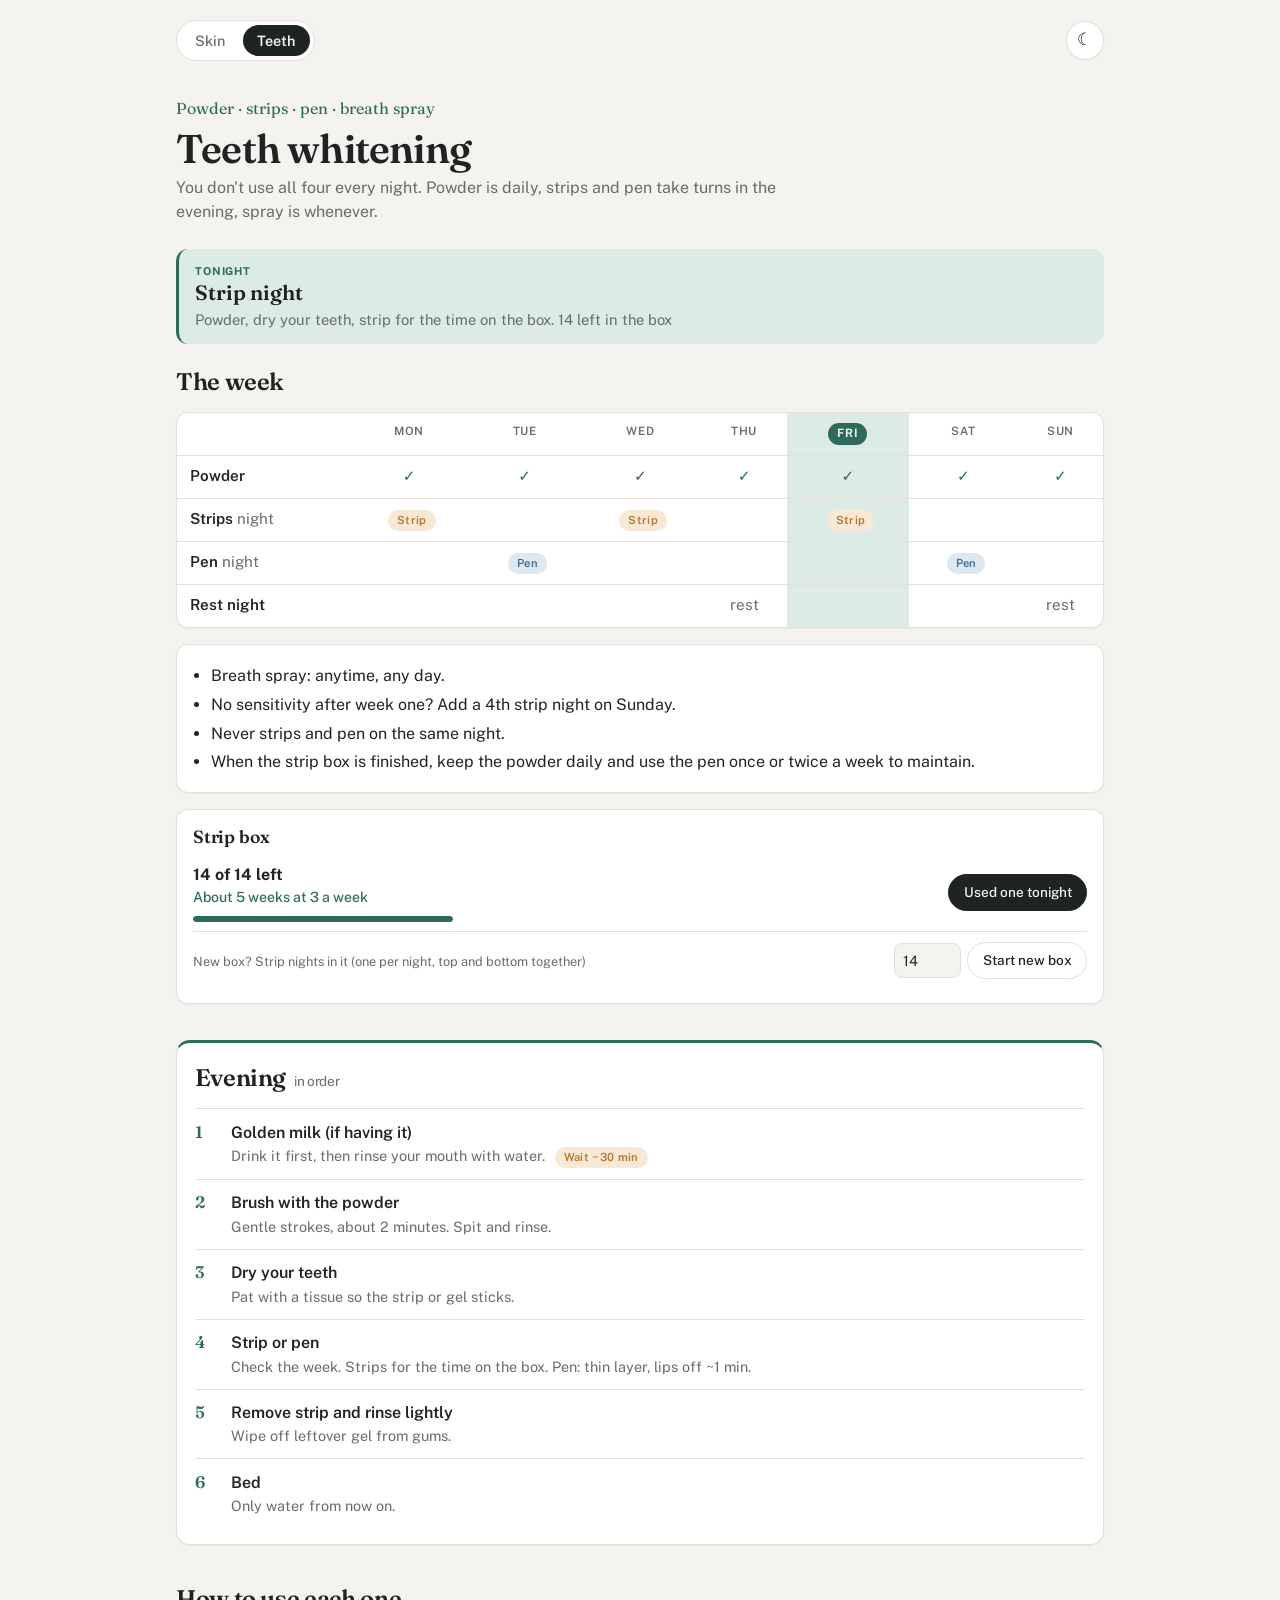
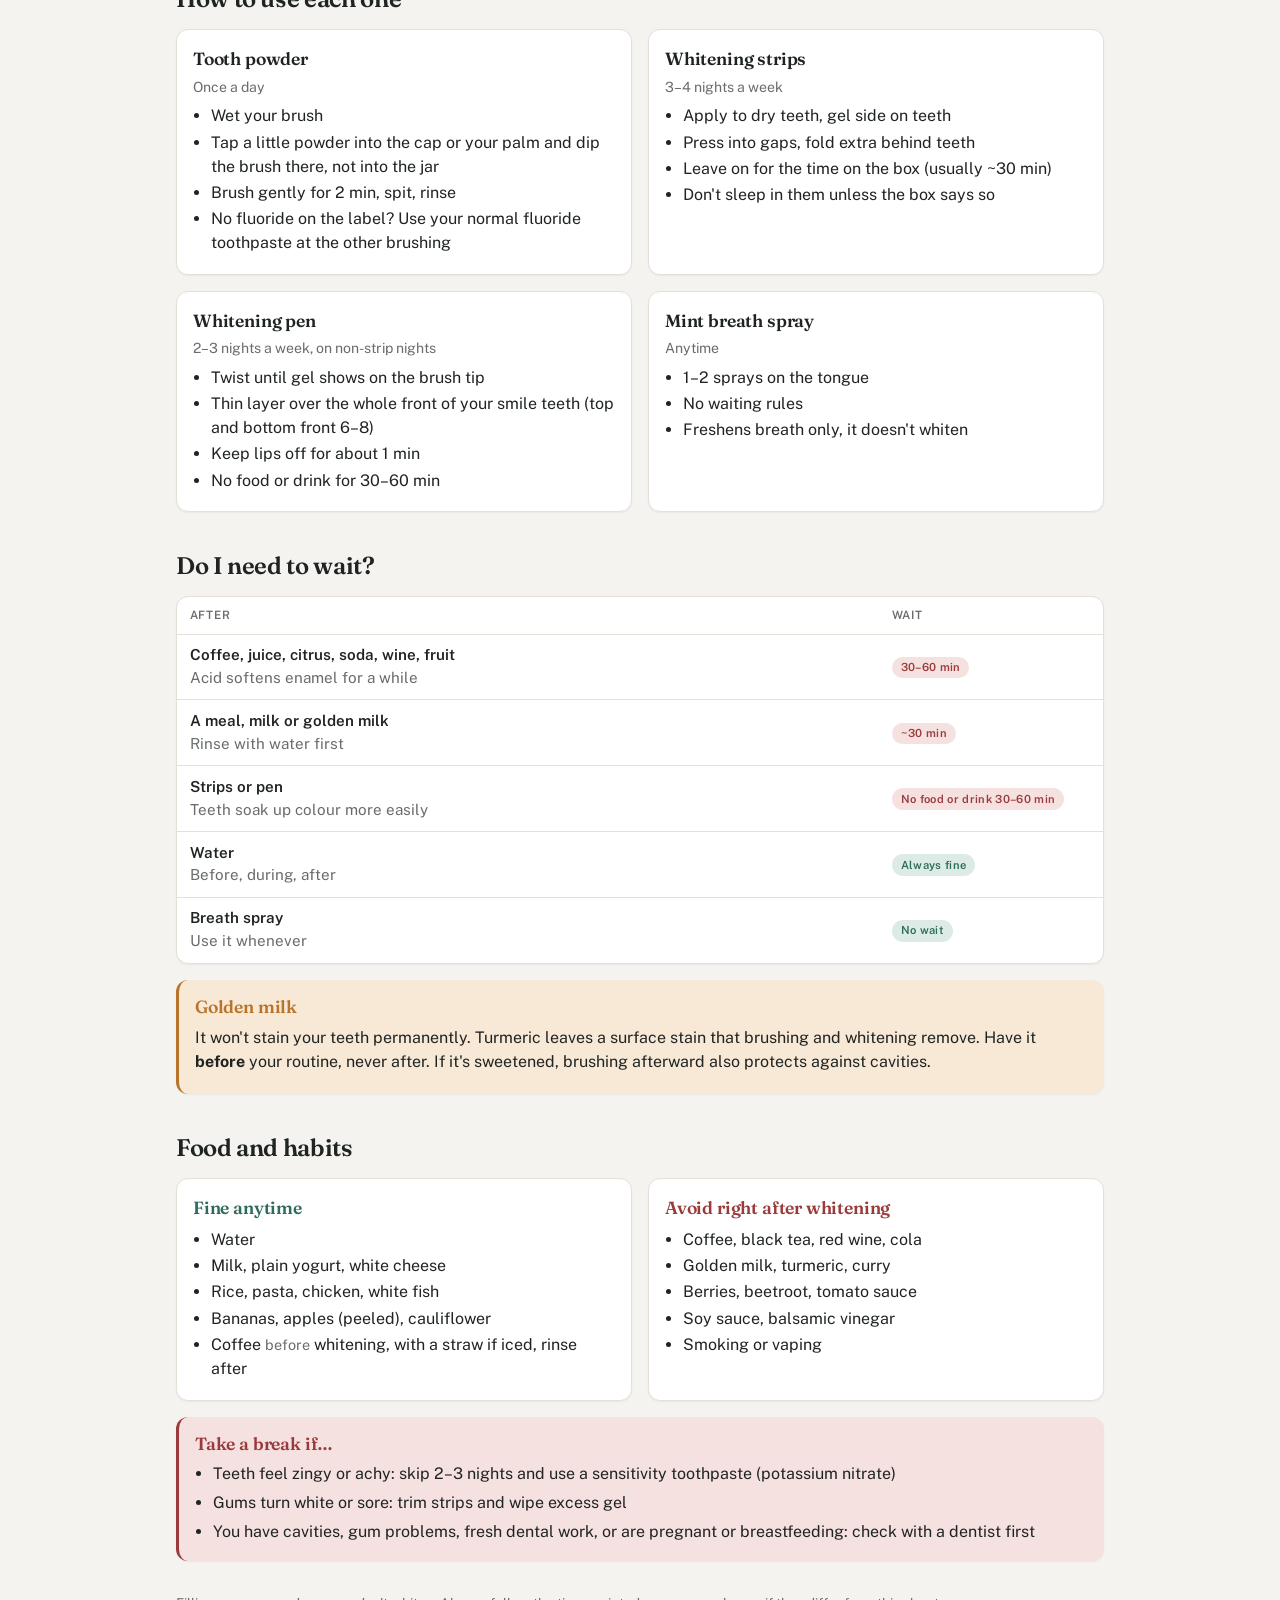
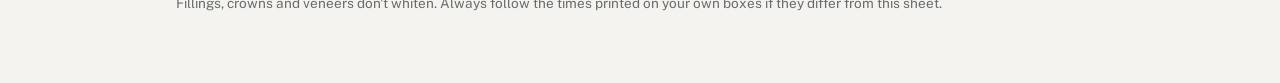
<file: teeth.html>
<!DOCTYPE html>
<html lang="en">
<head>
<meta charset="utf-8">
<meta name="robots" content="noindex">
<meta name="viewport" content="width=device-width, initial-scale=1, viewport-fit=cover">
<title>Teeth whitening</title>
<link rel="preconnect" href="https://fonts.googleapis.com">
<link href="https://fonts.googleapis.com/css2?family=Fraunces:opsz,wght@9..144,400;9..144,600&family=Public+Sans:wght@400;500;600&display=swap" rel="stylesheet">
<link rel="stylesheet" href="style.css?v=13">
<link rel="manifest" href="manifest.webmanifest">
<link rel="icon" href="icon-192.png?v=5">
<link rel="apple-touch-icon" href="apple-touch-icon.png?v=5">
<meta name="theme-color" content="#0B0C0E">
<meta name="mobile-web-app-capable" content="yes">
<script src="app.js?v=4"></script>
</head>
<body>
<div class="wrap">
<div class="topbar"><nav class="pages" aria-label="Pages"><a href="./">Skin</a><a href="teeth.html" aria-current="page">Teeth</a></nav><button id="theme" class="themebtn" type="button" aria-label="Toggle theme">☾</button></div>
<header class="hero">
  <p class="count">Powder · strips · pen · breath spray</p>
  <h1>Teeth whitening</h1>
  <p>You don't use all four every night. Powder is daily, strips and pen take turns in the evening, spray is whenever.</p>
</header>
<div class="tonight" id="tonight" hidden><p class="lbl">Tonight</p><p class="what" id="tonight-what"></p><p class="sub" id="tonight-sub"></p></div>
<script>
(function(){
  var NIGHTS=[
    ['Rest night','Powder only, no strip or pen'],
    ['Strip night','Powder, dry your teeth, strip for the time on the box'],
    ['Pen night','Powder, dry your teeth, thin layer of pen, lips off ~1 min'],
    ['Strip night','Powder, dry your teeth, strip for the time on the box'],
    ['Rest night','Powder only, no strip or pen'],
    ['Strip night','Powder, dry your teeth, strip for the time on the box'],
    ['Pen night','Powder, dry your teeth, thin layer of pen, lips off ~1 min']
  ];
  var box={total:14,used:[]};
  try{var B=JSON.parse(localStorage.getItem('teeth-strips'));if(B&&B.used)box=B}catch(e){}
  function save(){try{localStorage.setItem('teeth-strips',JSON.stringify(box))}catch(e){}}
  function today(){var t=new Date();return t.getFullYear()+'-'+('0'+(t.getMonth()+1)).slice(-2)+'-'+('0'+t.getDate()).slice(-2)}
  function left(){return Math.max(0,box.total-box.used.length)}
  function render(){
    var n=NIGHTS[new Date().getDay()],what=n[0],sub=n[1],l=left(),done=box.used.indexOf(today())>=0;
    if(what==='Strip night'){
      if(l===0&&!done){what='Pen night';sub='Strip box is finished: powder, then a thin layer of pen. Maintenance from now on'}
      else sub+=done?'. Logged, '+l+' left':'. '+l+' left in the box';
    }
    document.getElementById('tonight-what').textContent=what;
    document.getElementById('tonight-sub').textContent=sub;
    document.getElementById('tonight').hidden=false;
    var el=document.getElementById('strips');
    var pct=box.total?Math.round(100*l/box.total):0;
    el.innerHTML='<h3>Strip box</h3>'+
      '<div class="trow"><div><b>'+l+' of '+box.total+' left</b>'+
      '<span class="st '+(l?'ok':'no')+'">'+(l?(l<=3?'Nearly done':'About '+Math.ceil(l/3)+' week'+(Math.ceil(l/3)===1?'':'s')+' at 3 a week'):'Finished: powder daily, pen once or twice a week')+'</span>'+
      '<div class="bar"><i style="width:'+pct+'%"></i></div></div>'+
      (done?'<button type="button" id="s-undo">Undo tonight</button>':'<button type="button" id="s-use"'+(l?'':' disabled')+'>Used one tonight</button>')+'</div>'+
      '<div class="trow"><div><small>New box? Strip nights in it (one per night, top and bottom together)</small></div>'+
      '<span class="newbox"><input id="s-total" type="number" min="1" max="60" value="'+box.total+'" aria-label="Strip nights in the box"><button type="button" id="s-new">Start new box</button></span></div>';
  }
  document.addEventListener('click',function(e){
    var t=today();
    if(e.target.id==='s-use'){if(box.used.indexOf(t)<0)box.used.push(t)}
    else if(e.target.id==='s-undo'){box.used=box.used.filter(function(v){return v!==t})}
    else if(e.target.id==='s-new'){var v=parseInt(document.getElementById('s-total').value,10);if(!(v>0))return;box={total:v,used:[]}}
    else return;
    save();render();
  });
  document.addEventListener('DOMContentLoaded',render);
})();
</script>

<section class="block week-wrap">
  <h2>The week</h2>
  <div class="tbl">
    <table class="week-tbl">
      <thead><tr><th></th><th>Mon</th><th>Tue</th><th>Wed</th><th>Thu</th><th>Fri</th><th>Sat</th><th>Sun</th></tr></thead>
      <tbody>
        <tr><td><b>Powder</b></td><td class="tick">✓</td><td class="tick">✓</td><td class="tick">✓</td><td class="tick">✓</td><td class="tick">✓</td><td class="tick">✓</td><td class="tick">✓</td></tr>
        <tr><td><b>Strips</b> <span class="muted">night</span></td><td><span class="badge trial">Strip</span></td><td></td><td><span class="badge trial">Strip</span></td><td></td><td><span class="badge trial">Strip</span></td><td></td><td></td></tr>
        <tr><td><b>Pen</b> <span class="muted">night</span></td><td></td><td><span class="badge">Pen</span></td><td></td><td></td><td></td><td><span class="badge">Pen</span></td><td></td></tr>
        <tr><td><b>Rest night</b></td><td></td><td></td><td></td><td class="muted">rest</td><td></td><td></td><td class="muted">rest</td></tr>
      </tbody>
    </table>
  </div>
  <ul class="days">
    <li><b>Mon</b><span>Powder</span><span class="badge trial">Strip</span></li>
    <li><b>Tue</b><span>Powder</span><span class="badge">Pen</span></li>
    <li><b>Wed</b><span>Powder</span><span class="badge trial">Strip</span></li>
    <li><b>Thu</b><span>Powder</span><span class="muted">rest</span></li>
    <li><b>Fri</b><span>Powder</span><span class="badge trial">Strip</span></li>
    <li><b>Sat</b><span>Powder</span><span class="badge">Pen</span></li>
    <li><b>Sun</b><span>Powder</span><span class="muted">rest</span></li>
  </ul>
  <div class="note">
    <ul>
      <li>Breath spray: anytime, any day.</li>
      <li>No sensitivity after week one? Add a 4th strip night on Sunday.</li>
      <li>Never strips and pen on the same night.</li>
      <li>When the strip box is finished, keep the powder daily and use the pen once or twice a week to maintain.</li>
    </ul>
  </div>
  <div class="tracker" id="strips"></div>
</section>

<section class="block">
  <div class="col pm">
    <h2>Evening <small>in order</small></h2>
    <ol class="steps">
      <li><div><b>Golden milk (if having it)</b><span>Drink it first, then rinse your mouth with water. <em class="badge trial">Wait ~30 min</em></span></div></li>
      <li><div><b>Brush with the powder</b><span>Gentle strokes, about 2 minutes. Spit and rinse.</span></div></li>
      <li><div><b>Dry your teeth</b><span>Pat with a tissue so the strip or gel sticks.</span></div></li>
      <li><div><b>Strip or pen</b><span>Check the week. Strips for the time on the box. Pen: thin layer, lips off ~1 min.</span></div></li>
      <li><div><b>Remove strip and rinse lightly</b><span>Wipe off leftover gel from gums.</span></div></li>
      <li><div><b>Bed</b><span>Only water from now on.</span></div></li>
    </ol>
  </div>
</section>

<section class="block">
  <h2>How to use each one</h2>
  <div class="inv">
    <div>
      <h3>Tooth powder</h3>
      <p class="muted">Once a day</p>
      <ul>
        <li>Wet your brush</li>
        <li>Tap a little powder into the cap or your palm and dip the brush there, not into the jar</li>
        <li>Brush gently for 2 min, spit, rinse</li>
        <li>No fluoride on the label? Use your normal fluoride toothpaste at the other brushing</li>
      </ul>
    </div>
    <div>
      <h3>Whitening strips</h3>
      <p class="muted">3–4 nights a week</p>
      <ul>
        <li>Apply to dry teeth, gel side on teeth</li>
        <li>Press into gaps, fold extra behind teeth</li>
        <li>Leave on for the time on the box (usually ~30 min)</li>
        <li>Don't sleep in them unless the box says so</li>
      </ul>
    </div>
    <div>
      <h3>Whitening pen</h3>
      <p class="muted">2–3 nights a week, on non-strip nights</p>
      <ul>
        <li>Twist until gel shows on the brush tip</li>
        <li>Thin layer over the whole front of your smile teeth (top and bottom front 6–8)</li>
        <li>Keep lips off for about 1 min</li>
        <li>No food or drink for 30–60 min</li>
      </ul>
    </div>
    <div>
      <h3>Mint breath spray</h3>
      <p class="muted">Anytime</p>
      <ul>
        <li>1–2 sprays on the tongue</li>
        <li>No waiting rules</li>
        <li>Freshens breath only, it doesn't whiten</li>
      </ul>
    </div>
  </div>
</section>

<section class="block">
  <h2>Do I need to wait?</h2>
  <div class="tbl">
    <table class="wait-tbl">
      <thead><tr><th>After</th><th>Wait</th></tr></thead>
      <tbody>
        <tr><td><b>Coffee, juice, citrus, soda, wine, fruit</b><br><span class="muted">Acid softens enamel for a while</span></td><td><span class="badge recovery">30–60 min</span></td></tr>
        <tr><td><b>A meal, milk or golden milk</b><br><span class="muted">Rinse with water first</span></td><td><span class="badge recovery">~30 min</span></td></tr>
        <tr><td><b>Strips or pen</b><br><span class="muted">Teeth soak up colour more easily</span></td><td><span class="badge recovery">No food or drink 30–60 min</span></td></tr>
        <tr><td><b>Water</b><br><span class="muted">Before, during, after</span></td><td><span class="badge prescription">Always fine</span></td></tr>
        <tr><td><b>Breath spray</b><br><span class="muted">Use it whenever</span></td><td><span class="badge prescription">No wait</span></td></tr>
      </tbody>
    </table>
  </div>
  <div class="note am">
    <h3>Golden milk</h3>
    <p>It won't stain your teeth permanently. Turmeric leaves a surface stain that brushing and whitening remove. Have it <b>before</b> your routine, never after. If it's sweetened, brushing afterward also protects against cavities.</p>
  </div>
</section>

<section class="block">
  <h2>Food and habits</h2>
  <div class="inv">
    <div class="ok">
      <h3>Fine anytime</h3>
      <ul>
        <li>Water</li>
        <li>Milk, plain yogurt, white cheese</li>
        <li>Rice, pasta, chicken, white fish</li>
        <li>Bananas, apples (peeled), cauliflower</li>
        <li>Coffee <em>before</em> whitening, with a straw if iced, rinse after</li>
      </ul>
    </div>
    <div class="no">
      <h3>Avoid right after whitening</h3>
      <ul>
        <li>Coffee, black tea, red wine, cola</li>
        <li>Golden milk, turmeric, curry</li>
        <li>Berries, beetroot, tomato sauce</li>
        <li>Soy sauce, balsamic vinegar</li>
        <li>Smoking or vaping</li>
      </ul>
    </div>
  </div>
  <div class="note warn">
    <h3>Take a break if…</h3>
    <ul>
      <li>Teeth feel zingy or achy: skip 2–3 nights and use a sensitivity toothpaste (potassium nitrate)</li>
      <li>Gums turn white or sore: trim strips and wipe excess gel</li>
      <li>You have cavities, gum problems, fresh dental work, or are pregnant or breastfeeding: check with a dentist first</li>
    </ul>
  </div>
</section>

<p class="foot">Fillings, crowns and veneers don't whiten. Always follow the times printed on your own boxes if they differ from this sheet.</p>
</div>
</body>
</html>
</file>
<file: style.css>
:root{
  --bg:#EEF1EF; --panel:#FFFFFF; --ink:#1E2A2C; --muted:#5E6B6D; --line:#D6DCD9;
  --am:#B9742C; --am-soft:#F7E9D6; --pm:#2E6B5C; --pm-soft:#DCEBE5;
  --warn:#9A3B3B; --warn-soft:#F6E1E1; --ok:#2E6B5C; --shadow:0 1px 2px rgba(20,30,30,.05); --cold:#3F6E92; --cold-soft:#DCE8F2;
  box-sizing:border-box;
  padding-top:env(safe-area-inset-top,0px);
  padding-bottom:env(safe-area-inset-bottom,0px);
}
@media (prefers-color-scheme: dark){
  :root:not([data-theme="light"]){
    --bg:#0B0C0E; --panel:#141619; --ink:#F2F2EF; --muted:#9BA1A9; --line:#25282D;
    --am:#F2B266; --am-soft:rgba(242,178,102,.12); --pm:#7EDCC0; --pm-soft:rgba(126,220,192,.11);
    --warn:#FF9494; --warn-soft:rgba(255,148,148,.11); --ok:#7EDCC0; --shadow:inset 0 1px 0 rgba(255,255,255,.04); --cold:#93BFFF; --cold-soft:rgba(147,191,255,.13);
  }
}
:root[data-theme="dark"]{
  --bg:#0B0C0E; --panel:#141619; --ink:#F2F2EF; --muted:#9BA1A9; --line:#25282D;
  --am:#F2B266; --am-soft:rgba(242,178,102,.12); --pm:#7EDCC0; --pm-soft:rgba(126,220,192,.11);
  --warn:#FF9494; --warn-soft:rgba(255,148,148,.11); --ok:#7EDCC0; --shadow:inset 0 1px 0 rgba(255,255,255,.04); --cold:#93BFFF; --cold-soft:rgba(147,191,255,.13);
}
html{scroll-padding-top:calc(env(safe-area-inset-top,0px) + 64px)}
*{box-sizing:inherit}
body{margin:0;background:var(--bg);color:var(--ink);font-family:"Public Sans",system-ui,-apple-system,"Segoe UI",sans-serif;font-size:16px;line-height:1.5}
h1,h2,h3{font-family:"Fraunces","Iowan Old Style",Georgia,serif;font-weight:600;letter-spacing:-0.01em;margin:0}
h1{font-size:2.1rem;line-height:1.1}
h2{font-size:1.5rem;margin-bottom:.35rem}
h3{font-size:1.1rem;margin-bottom:.25rem}
p{margin:.35rem 0}
.wrap{max-width:960px;margin:0 auto;padding:0 1rem 4rem}
header.hero{padding:2.2rem 0 1.2rem}
.hero p{color:var(--muted);max-width:60ch}
.hero .count{font-family:"Fraunces",Georgia,serif;font-size:1rem;color:var(--pm);margin:0 0 .4rem}
nav.tabs{position:sticky;top:env(safe-area-inset-top,0px);background:var(--bg);z-index:5;border-bottom:1px solid var(--line);display:flex;gap:.25rem;overflow-x:auto;padding:.5rem 0;margin-bottom:1.25rem;-webkit-overflow-scrolling:touch}
nav.tabs button{flex:0 0 auto;border:1px solid var(--line);background:var(--panel);color:var(--ink);font:inherit;font-weight:500;padding:.45rem .9rem;border-radius:999px;cursor:pointer}
nav.tabs button[aria-selected="true"]{background:var(--ink);color:var(--bg);border-color:var(--ink)}
nav.tabs button:focus-visible{outline:2px solid var(--pm);outline-offset:2px}
section.view{display:none}
section.view.active{display:block}
.lead{color:var(--muted);margin-bottom:1.25rem;max-width:62ch}

/* daily two columns */
.day{display:grid;grid-template-columns:1fr 1fr;gap:1rem}
@media (max-width:700px){.day{grid-template-columns:1fr}}
.col{background:var(--panel);border:1px solid var(--line);border-radius:14px;padding:1.1rem 1.1rem 1rem;border-top:6px solid var(--line)}
.col.am{border-top-color:var(--am)}
.col.pm{border-top-color:var(--pm)}
.col h2{display:flex;align-items:baseline;gap:.5rem}
.col h2 small{font-family:"Public Sans",sans-serif;font-weight:400;font-size:.85rem;color:var(--muted)}
ol.steps{list-style:none;margin:.75rem 0 0;padding:0;counter-reset:s}
ol.steps li{counter-increment:s;display:grid;grid-template-columns:1.6rem minmax(0,1fr);gap:.7rem;padding:.7rem 0;border-top:1px solid var(--line);align-items:start}
ol.steps li>div{min-width:0}
ol.steps li::before{content:counter(s);font-family:"Fraunces",Georgia,serif;font-size:1.05rem;font-weight:600;color:var(--muted);line-height:1.4}
.am ol.steps li::before{color:var(--am)}
.pm ol.steps li::before{color:var(--pm)}
ol.steps b{font-weight:600;display:block}
ol.steps span{display:block;color:var(--muted);font-size:.9rem;line-height:1.45;margin-top:.1rem}
ol.steps ul{margin:.2rem 0 0;padding-left:1rem}
ol.steps ul li{display:list-item;border:0;padding:.1rem 0;grid-template-columns:none;counter-increment:none}
ol.steps ul li::before{content:none}
ol.steps ul li b{display:inline;color:var(--ink)}
ol.steps ul li em{font-style:normal;color:var(--muted);font-size:.85rem}
ol.steps ul li.buy{color:var(--am);font-weight:500}
.item.low span{color:var(--am)}
.badge{display:inline-block;font-style:normal;font-size:.7rem;font-weight:600;letter-spacing:.03em;padding:.1rem .5rem;border-radius:999px;background:var(--cold-soft);color:var(--cold);vertical-align:middle;margin-left:.35rem}
.badge.trial{background:var(--am-soft);color:var(--am)}
.badge.low{background:var(--am);color:#fff}
.badge.prescription{background:var(--pm-soft);color:var(--pm)}
.badge.recovery{background:var(--warn-soft);color:var(--warn)}
.badge.expires{background:var(--line);color:var(--ink)}
.tagedit{display:flex;flex-wrap:wrap;gap:.3rem;padding:.3rem 0 .5rem 0}
.tagedit button{font-size:.7rem;padding:.15rem .55rem;border-radius:999px;border:1px dashed var(--line);background:transparent;color:var(--muted)}
.tagedit button.on{border-style:solid}
.tagedit button.on.winter{background:var(--cold-soft);color:var(--cold);border-color:var(--cold)}
.tagedit button.on.trial{background:var(--am-soft);color:var(--am);border-color:var(--am)}
.tagedit button.on.low{background:var(--am);color:#fff;border-color:var(--am)}
.tagedit button.on.prescription{background:var(--pm-soft);color:var(--pm);border-color:var(--pm)}
.tagedit button.on.recovery{background:var(--warn-soft);color:var(--warn);border-color:var(--warn)}
.tagedit button.on.expires{background:var(--line);color:var(--ink);border-color:var(--muted)}
.item button.lbl{color:var(--muted);border-color:transparent;padding:.3rem .4rem}
.item.editing{border-bottom:0}
.qty{color:var(--muted);font-weight:600;font-size:.8rem;margin-left:.25rem}
.qtyctl{display:inline-flex;align-items:center;gap:.4rem;font-size:.8rem;color:var(--muted);margin-left:auto}
.qtyctl button{width:1.6rem;height:1.6rem;padding:0;border-radius:50%;line-height:1}
.editrow{padding:.1rem 0 .6rem;border-bottom:1px solid var(--line)}
.acts{display:flex;gap:.4rem;flex-wrap:wrap;margin-bottom:.3rem}
.acts button{font:inherit;font-size:.8rem;padding:.3rem .7rem;border-radius:999px;border:1px solid var(--line);background:var(--bg);color:var(--ink);cursor:pointer}
.acts button.open{border-color:var(--pm);color:var(--pm)}
.acts button.done{border-color:var(--ink)}
#tobuy{margin:0 0 1rem}
.note{background:var(--panel);border:1px solid var(--line);border-radius:12px;padding:.9rem 1rem;margin-top:1rem}
.note.am{background:var(--am-soft);border-color:transparent}
.note.pm{background:var(--pm-soft);border-color:transparent}
.note.warn{background:var(--warn-soft);border-color:transparent}
.note h3{margin-bottom:.3rem}
.note ul,.note ol{margin:.3rem 0 0;padding-left:1.1rem}
.note li{margin:.2rem 0}
.note li+li{margin-top:.3rem}
.note ul ul{margin-top:.1rem}
.note ul ul li{margin:.05rem 0;color:var(--muted)}
td ul{margin:0;padding-left:1rem}
td li{margin:.15rem 0}

/* tables */
.tbl{overflow-x:auto;margin-top:.75rem;border:1px solid var(--line);border-radius:12px;background:var(--panel)}
table{border-collapse:collapse;width:100%;min-width:520px;font-size:.95rem}
th,td{text-align:left;padding:.6rem .8rem;border-top:1px solid var(--line);vertical-align:top}
thead th{border-top:0;color:var(--muted);font-weight:500;font-size:.85rem}
td b{font-weight:600}

/* week grid */
.week{display:grid;grid-template-columns:repeat(7,1fr);gap:.4rem;margin-top:.75rem}
@media (max-width:700px){.week{grid-template-columns:repeat(2,1fr)}}
.week div{background:var(--panel);border:1px solid var(--line);border-radius:10px;padding:.6rem .6rem .7rem;font-size:.88rem}
.week div h3{font-size:1rem;margin-bottom:.3rem}
.week .pad{border-left:4px solid var(--am)}
.week .reedle{border-left:4px solid var(--pm)}
.week span{display:block;color:var(--muted)}
.week ul{margin:.15rem 0 .3rem;padding-left:1rem}
.week li{margin:.1rem 0}

/* timeline */
.tl{position:relative;margin:1rem 0 0;padding:0;list-style:none}
.tl li{display:grid;grid-template-columns:8rem minmax(0,1fr);gap:1.25rem;padding:1rem 0 1rem 1.6rem;position:relative}
.tl li::before{content:"";position:absolute;left:.45rem;top:0;bottom:0;width:2px;background:var(--line)}
.tl li::after{content:"";position:absolute;left:0;top:1.35rem;width:.95rem;height:.95rem;border-radius:50%;background:var(--panel);border:3px solid var(--muted)}
.tl li:first-child::before{top:1.35rem}
.tl li:last-child::before{bottom:auto;height:1.35rem}
.tl li.stopd::after{border-color:var(--warn)}
.tl li.god::after{border-color:var(--ok)}
.tl li.now::after{background:var(--am);border-color:var(--am)}
@media (max-width:600px){.tl li{grid-template-columns:1fr;gap:.3rem}}
.tl .when{font-family:"Fraunces",Georgia,serif;font-weight:600;font-size:1.05rem;line-height:1.25}
.tl .when small{display:block;font-family:"Public Sans",sans-serif;font-weight:400;font-size:.82rem;color:var(--muted)}
.tl .stop{color:var(--warn)}
.tl .go{color:var(--ok)}
.tl .what p{margin:.2rem 0}
.tl .what .tag{display:inline-block;font-size:.8rem;padding:.1rem .5rem;border-radius:999px;background:var(--pm-soft);color:var(--pm);margin-right:.3rem;margin-top:.3rem}
.tl .what .tag.no{background:var(--warn-soft);color:var(--warn)}
.tl .what .tag.open{background:var(--am-soft);color:var(--am)}

/* inventory */
.inv{display:grid;grid-template-columns:1fr 1fr;gap:1rem;margin-top:.75rem}
@media (max-width:700px){.inv{grid-template-columns:1fr}}
.inv>div{background:var(--panel);border:1px solid var(--line);border-radius:12px;padding:1rem}
.inv ul{margin:.4rem 0 0;padding-left:1.1rem}
.inv li{margin:.15rem 0}
.inv li em{color:var(--muted);font-style:normal;font-size:.9rem}
.slot{margin-top:1.6rem}
.slot:first-child{margin-top:.4rem}
.slot h4{margin:0 0 .35rem;font-size:.8rem;font-weight:600;color:var(--muted);text-transform:uppercase;letter-spacing:.04em}
.item{display:flex;align-items:center;gap:.5rem;padding:.35rem 0;border-top:1px solid var(--line)}
.item span{flex:1;min-width:0}
.item span em{display:block;color:var(--muted);font-style:normal;font-size:.82rem}
.item button,.addrow button{font:inherit;font-size:.8rem;padding:.3rem .6rem;border-radius:999px;border:1px solid var(--line);background:var(--bg);color:var(--ink);cursor:pointer;white-space:nowrap}
.item button.open{border-color:var(--pm);color:var(--pm)}
.item button.done{color:var(--muted)}
.item button:focus-visible,.addrow button:focus-visible{outline:2px solid var(--pm);outline-offset:2px}
.empty{color:var(--muted);font-size:.9rem;padding:.3rem 0}
details.done{margin-top:1rem;background:var(--panel);border:1px solid var(--line);border-radius:12px;padding:.6rem 1rem}
details.done summary{cursor:pointer;font-weight:500}
.addrow{display:flex;flex-wrap:wrap;gap:.5rem;margin-top:1rem;background:var(--panel);border:1px solid var(--line);border-radius:12px;padding:.8rem 1rem}
.addrow input,.addrow select{font:inherit;font-size:.95rem;color:var(--ink);background:var(--bg);border:1px solid var(--line);border-radius:8px;padding:.45rem .6rem;flex:1 1 140px;min-width:0}
.addrow button{flex:0 0 auto}
.addrow button.quiet{color:var(--muted);margin-left:auto}
.sealed h3{color:var(--warn)}

.shop ul{margin:.4rem 0 0;padding-left:1.1rem}
.shop li{margin:.2rem 0}
.muted{color:var(--muted)}
.picker{display:flex;gap:1rem;flex-wrap:wrap;background:var(--panel);border:1px solid var(--line);border-radius:12px;padding:.9rem 1rem;margin-bottom:1rem}
.picker label{display:flex;flex-direction:column;gap:.3rem;font-size:.85rem;color:var(--muted);flex:1 1 200px}
.picker select,.picker input{font:inherit;font-size:1rem;color:var(--ink);background:var(--bg);border:1px solid var(--line);border-radius:8px;padding:.5rem .6rem;min-width:0}
.picker select:focus-visible,.picker input:focus-visible{outline:2px solid var(--pm);outline-offset:2px}
.tl .what ul{margin:.2rem 0 0;padding-left:1.1rem}
.tl .what li{margin:.1rem 0;display:list-item;grid-template-columns:none;padding:0;border:0}
.tl .what li::before,.tl .what li::after{content:none}
a.go{color:var(--pm);text-decoration:underline;text-underline-offset:2px;font-weight:500}
a.go:focus-visible{outline:2px solid var(--pm);outline-offset:2px}
nav.pages{display:flex;gap:1rem;padding-top:1rem;font-size:.9rem}nav.pages a{color:var(--muted);text-decoration:none;padding-bottom:2px;border-bottom:2px solid transparent}nav.pages a[aria-current]{color:var(--ink);font-weight:600;border-bottom-color:currentColor}nav.pages a:hover{color:var(--ink)}
@media print{nav.tabs,nav.pages{display:none}section.view{display:block;page-break-inside:avoid;margin-bottom:2rem}}
@media (prefers-reduced-motion:no-preference){section.view.active{animation:none}}

/* teeth page */
.week-tbl td,.week-tbl th{text-align:center}
.week-tbl td:first-child,.week-tbl th:first-child{text-align:left;white-space:nowrap}
.tick{color:var(--pm);font-weight:600}
.inv h3+.muted{font-size:.88rem;margin:0}
.inv .ok h3{color:var(--pm)}
.inv .no h3{color:var(--warn)}
.foot{color:var(--muted);font-size:.85rem;margin-top:2rem}
section.block{margin-top:2.25rem}
section.block:first-of-type{margin-top:0}

/* polish */
h1{font-size:2.5rem;letter-spacing:-.02em}
h2{letter-spacing:-.015em}
.col,.inv>div,.note,.tbl,.week div,details.done,.picker,.addrow{box-shadow:var(--shadow)}
.col{border-top-width:3px}
.note.am,.note.pm,.note.warn{border:0;border-left:3px solid}
.note.am{border-left-color:var(--am)}
.note.pm{border-left-color:var(--pm)}
.note.warn{border-left-color:var(--warn)}
.note.warn h3{color:var(--warn)}
.note.am h3{color:var(--am)}
thead th{text-transform:uppercase;letter-spacing:.06em;font-size:.72rem;font-weight:600}
.badge{padding:.15rem .55rem}
nav.pages{display:inline-flex;gap:.2rem;padding:.25rem;margin-top:1.25rem;border:1px solid var(--line);border-radius:999px;background:var(--panel)}
nav.pages a{padding:.3rem .9rem;border:0;border-radius:999px;font-weight:500}
nav.pages a[aria-current]{background:var(--ink);color:var(--bg);border:0}
::selection{background:var(--pm);color:var(--bg)}

/* warmer light mode */
:root:not([data-theme="dark"]){--bg:#F5F3EF;--line:#E4E0D8;--ink:#1F2423;--muted:#686D6A}
@media (prefers-color-scheme: dark){:root:not([data-theme="light"]){--bg:#0B0C0E;--line:#25282D;--ink:#F2F2EF;--muted:#9BA1A9}}

/* top bar: page switch + theme toggle */
.topbar{display:flex;align-items:center;justify-content:space-between;gap:1rem;margin-top:1.25rem}
.topbar nav.pages{margin-top:0}
.themebtn{width:2.4rem;height:2.4rem;border-radius:50%;border:1px solid var(--line);background:var(--panel);color:var(--ink);font-size:1.05rem;line-height:1;cursor:pointer;box-shadow:var(--shadow);transition:transform .2s ease}
.themebtn:hover{transform:rotate(-15deg)}
.themebtn:focus-visible,nav.pages a:focus-visible{outline:2px solid var(--pm);outline-offset:2px}

/* today */
.week>div.today{background:var(--ink);color:var(--bg);border-color:var(--ink);box-shadow:0 6px 18px rgba(0,0,0,.18);transform:translateY(-3px)}
.week>div.today h3{color:var(--bg)}
.week>div.today span{color:var(--bg);opacity:.7}
.week>div.today h3::after{content:"Today";display:inline-block;font-family:"Public Sans",sans-serif;font-size:.62rem;font-weight:700;letter-spacing:.06em;text-transform:uppercase;background:var(--pm);color:var(--bg);padding:.12rem .45rem;border-radius:999px;margin-left:.4rem;vertical-align:middle}
table.week-tbl .today{background:var(--pm-soft)}
table.week-tbl th.today span{display:inline-block;background:var(--pm);color:var(--bg);font-weight:700;padding:.15rem .55rem;border-radius:999px}
/* teeth week on phones: a list instead of the wide table */
.days{display:none;list-style:none;margin:.75rem 0 0;padding:0;border:1px solid var(--line);border-radius:12px;background:var(--panel);box-shadow:var(--shadow);overflow:hidden}
.days li{display:grid;grid-template-columns:3rem 1fr auto;align-items:center;gap:.6rem;padding:.6rem .9rem;border-top:1px solid var(--line)}
.days li:first-child{border-top:0}
.days li>span:nth-of-type(1){color:var(--muted);font-size:.9rem}
.days li.spray{grid-template-columns:3rem 1fr}
.days li.today{background:var(--ink);color:var(--bg)}
.days li.today b,.days li.today>span:not(.badge){color:var(--bg)}
.week>div.today.pad{border-left-color:var(--am)}
.week>div.today.reedle{border-left-color:var(--pm)}
.days li.today b::after{content:"Today";display:block;font-size:.6rem;font-weight:700;letter-spacing:.06em;text-transform:uppercase;color:var(--pm)}
@media (max-width:600px){.week-wrap .tbl{display:none}.week-wrap .days{display:block}}

/* motion */
@media (prefers-reduced-motion:no-preference){
  section.view.active{animation:fadein .25s ease}
  @keyframes fadein{from{opacity:0;transform:translateY(4px)}to{opacity:1;transform:none}}
  .inv>div,.col,.week>div{transition:border-color .2s ease,transform .2s ease}
  .inv>div:hover,.week>div:not(.today):hover{border-color:var(--muted);transform:translateY(-1px)}
  body{transition:background-color .2s ease,color .2s ease}
}

/* teeth wait table: badges line up with the column heading, centred in the row */
.wait-tbl td{vertical-align:middle}
.wait-tbl td:last-child,.wait-tbl th:last-child{width:14rem}
.wait-tbl .badge{margin-left:0}
@media (max-width:600px){
  .wait-tbl{min-width:0}
  .wait-tbl thead{display:none}
  .wait-tbl tr{display:block;border-top:1px solid var(--line);padding:.7rem .9rem}
  .wait-tbl tbody tr:first-child{border-top:0}
  .wait-tbl td{display:block;border:0;padding:0;width:auto}
  .wait-tbl td:last-child{width:auto;margin-top:.4rem}
}

/* skin on phones */
@media (max-width:600px){
  h1{font-size:2.1rem}
  nav.tabs{flex-wrap:wrap;overflow:visible;gap:.35rem}
  nav.tabs button{padding:.4rem .8rem;font-size:.92rem}
  table.stack{min-width:0}
  table.stack thead{display:none}
  table.stack tr{display:block;padding:.8rem .9rem;border-top:1px solid var(--line)}
  table.stack tbody tr:first-child{border-top:0}
  table.stack td{display:block;border:0;padding:0}
  table.stack td+td{margin-top:.55rem}
  table.stack td[data-label]::before{content:attr(data-label);display:block;font-size:.68rem;font-weight:600;letter-spacing:.06em;text-transform:uppercase;color:var(--muted);margin-bottom:.15rem}
  table.stack td:first-child b{font-size:1.02rem}
}

/* tonight card */
.tonight{display:grid;gap:.15rem;background:var(--pm-soft);border-left:3px solid var(--pm);border-radius:12px;padding:.85rem 1rem;margin:0 0 1.25rem}
.tonight[hidden]{display:none}
.tonight p{margin:0}
.tonight .lbl{font-size:.68rem;font-weight:700;letter-spacing:.08em;text-transform:uppercase;color:var(--pm)}
.tonight .what{font-family:"Fraunces",Georgia,serif;font-size:1.3rem;font-weight:600;line-height:1.2}
.tonight .sub{color:var(--muted);font-size:.92rem}
.tonight.proc{background:var(--warn-soft);border-left-color:var(--warn)}
.tonight.proc .lbl{color:var(--warn)}

/* trackers: pads/Reedle (skin), strip box (teeth) */
.tracker{background:var(--panel);border:1px solid var(--line);border-radius:12px;padding:.9rem 1rem;margin:1rem 0;box-shadow:var(--shadow)}
.tracker h3{margin-bottom:.2rem}
.trow{display:flex;align-items:center;justify-content:space-between;gap:.75rem;padding:.6rem 0;border-top:1px solid var(--line)}
.tracker h3+.trow{border-top:0}
.trow>div{min-width:0;flex:1}
.trow b{display:block}
.trow small{display:block;color:var(--muted);font-size:.8rem;margin-top:.1rem}
.trow .st{display:block;font-size:.88rem;font-weight:500}
.trow .st.ok{color:var(--pm)}
.trow .st.no{color:var(--warn)}
.trow .st.done{color:var(--muted)}
.trow button,.calbtn{font:inherit;font-size:.85rem;font-weight:500;padding:.45rem .9rem;border-radius:999px;border:1px solid var(--ink);background:var(--ink);color:var(--bg);cursor:pointer;white-space:nowrap}
.trow button.quiet,.trow button[id="s-undo"],.trow button[data-undo]{background:transparent;color:var(--ink);border-color:var(--line)}
.trow button:disabled{opacity:.4;cursor:default}
.trow button:focus-visible,.calbtn:focus-visible,.newbox input:focus-visible{outline:2px solid var(--pm);outline-offset:2px}
.bar{height:6px;border-radius:999px;background:var(--line);margin-top:.45rem;overflow:hidden;max-width:260px}
.bar i{display:block;height:100%;background:var(--pm);border-radius:999px}
.newbox{display:inline-flex;gap:.4rem;align-items:center}
.newbox input{width:4.2rem;font:inherit;font-size:.9rem;color:var(--ink);background:var(--bg);border:1px solid var(--line);border-radius:8px;padding:.35rem .5rem}
.newbox button{background:transparent;color:var(--ink);border-color:var(--line)}
.calbtn{margin:.25rem 0 .5rem}
@media (max-width:600px){.trow{flex-wrap:wrap}.newbox{width:100%}}
.tnote{color:var(--muted);font-size:.8rem;margin:.4rem 0 0}

/* device rhythm in the Week tab and the Morning/Tonight card */
.week .dev{margin-top:.6rem;padding-top:.5rem;border-top:1px dashed var(--line);display:flex;flex-wrap:wrap;gap:.3rem;align-items:baseline}
.week .dev b{flex-basis:100%;font-size:.66rem;letter-spacing:.07em;text-transform:uppercase;color:var(--muted)}
.week .dev .when{flex-basis:100%;display:block;font-size:.75rem;color:var(--muted);margin-top:.15rem}
.week .dev .chip{display:inline-flex;flex-direction:column;background:var(--cold-soft);color:var(--cold);border-radius:8px;padding:.2rem .5rem;font-size:.8rem;font-weight:600;line-height:1.25}
.week .dev .chip em{font-style:normal;font-weight:400;font-size:.7rem;opacity:.85}
.week .dev small{flex-basis:100%;display:block;color:var(--muted);font-size:.75rem;margin-top:.2rem}
.week>div.today .dev{border-top-color:currentColor}
.week>div.today .dev b,.week>div.today .dev .when,.week>div.today .dev small{color:var(--bg);opacity:.75}
.tonight .dev{font-size:.85rem;color:var(--ink);margin-top:.2rem}
.tonight .dev[hidden]{display:none}
.week div.dev{background:none;border:0;border-top:1px dashed var(--line);border-radius:0;padding:.5rem 0 0;box-shadow:none;transform:none}
.week>div.today div.dev{border-top-color:currentColor}
.week>div.today .dev .chip{background:var(--bg);color:var(--ink)}

/* procedure list */
.plist{flex-direction:column;align-items:stretch}
.plist h3{margin:0}
.prow{display:flex;gap:.5rem;align-items:center;padding:.4rem 0;border-top:1px solid var(--line)}
.prow:first-child{border-top:0}
.prow select{flex:1 1 auto;min-width:0}
.prow input{flex:0 0 auto}
.prow select,.prow input{font:inherit;font-size:.95rem;color:var(--ink);background:var(--bg);border:1px solid var(--line);border-radius:8px;padding:.45rem .55rem}
.prm{flex:0 0 auto;width:2rem;height:2rem;border-radius:50%;border:1px solid var(--line);background:transparent;color:var(--muted);font-size:1.1rem;line-height:1;cursor:pointer}
.padd{align-self:flex-start;font:inherit;font-size:.88rem;font-weight:500;padding:.4rem .9rem;border-radius:999px;border:1px dashed var(--line);background:transparent;color:var(--ink);cursor:pointer}
.prow select:focus-visible,.prow input:focus-visible,.prm:focus-visible,.padd:focus-visible{outline:2px solid var(--pm);outline-offset:2px}
.tlh{margin-top:1.75rem}
.tlh small{font-family:"Public Sans",sans-serif;font-size:.9rem;font-weight:500;color:var(--muted);margin-left:.3rem}
@media (max-width:600px){.prow{flex-wrap:wrap}.prow select{flex-basis:100%}.prow input{flex:1 1 auto}}
.tonight .heads{margin-top:.35rem;padding-top:.35rem;border-top:1px solid var(--line);color:var(--warn);font-size:.88rem;font-weight:600}
.tonight .heads[hidden]{display:none}

/* Daily tab: paused steps around an appointment */
.dailyban{margin:0 0 1rem}
.dailyban[hidden]{display:none}
.dailyban h3{color:var(--warn)}
.dailyban p{margin:.2rem 0 0}
#daily ol.steps>li.paused>div>b,#daily ol.steps>li.paused>div>span:not(.ptag){opacity:.45}
#daily ol.steps>li.paused>div>b{text-decoration:line-through}
#daily ol.steps>li.paused::before{opacity:.45}
.ptag{display:inline-block;margin-top:.3rem;font-size:.72rem;font-weight:700;letter-spacing:.03em;padding:.12rem .5rem;border-radius:999px;background:var(--warn-soft);color:var(--warn)}
li.partly .ptag{background:var(--am-soft);color:var(--am)}
#daily ol.steps span.ptag{display:inline-block;width:auto;margin-top:.35rem}
.tonight.proc.back{background:var(--pm-soft);border-left-color:var(--pm)}
.tonight.proc.back .lbl{color:var(--pm)}
.dailyban.pm h3{color:var(--pm)}
</file>
